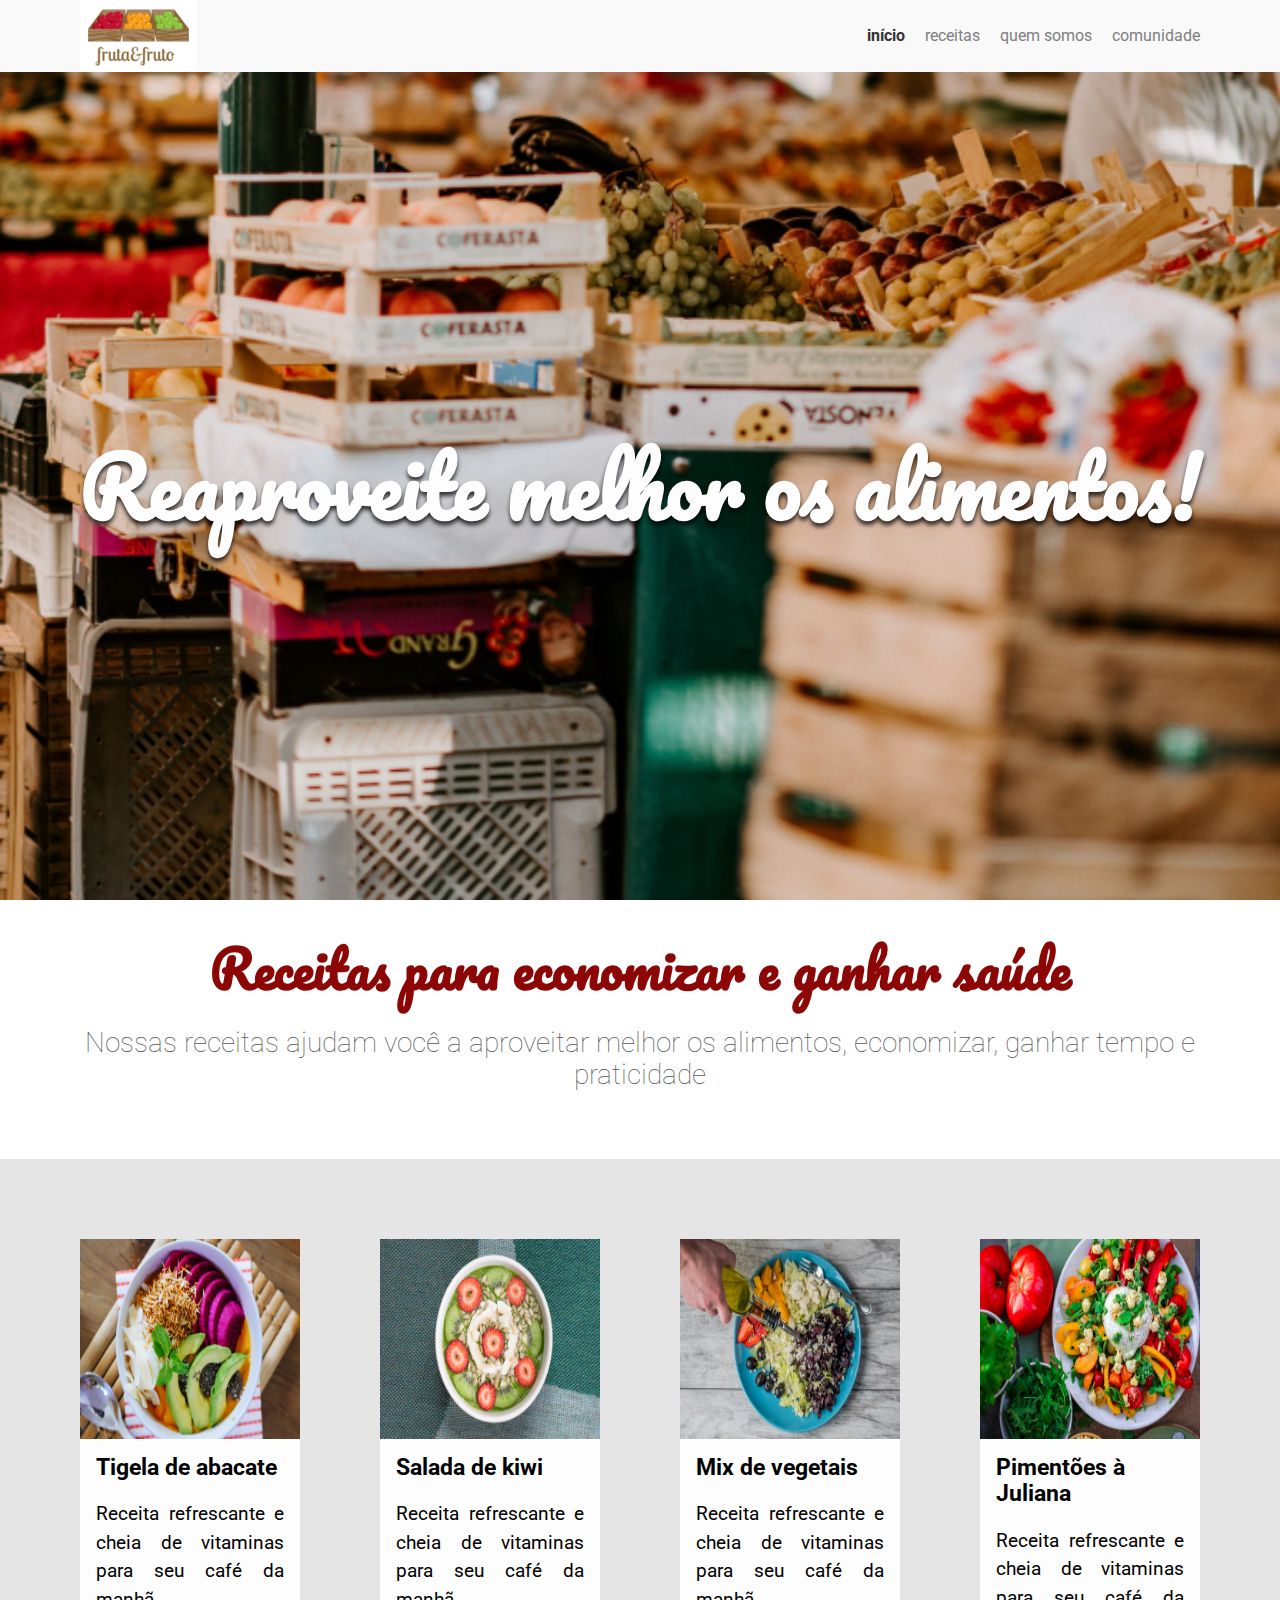
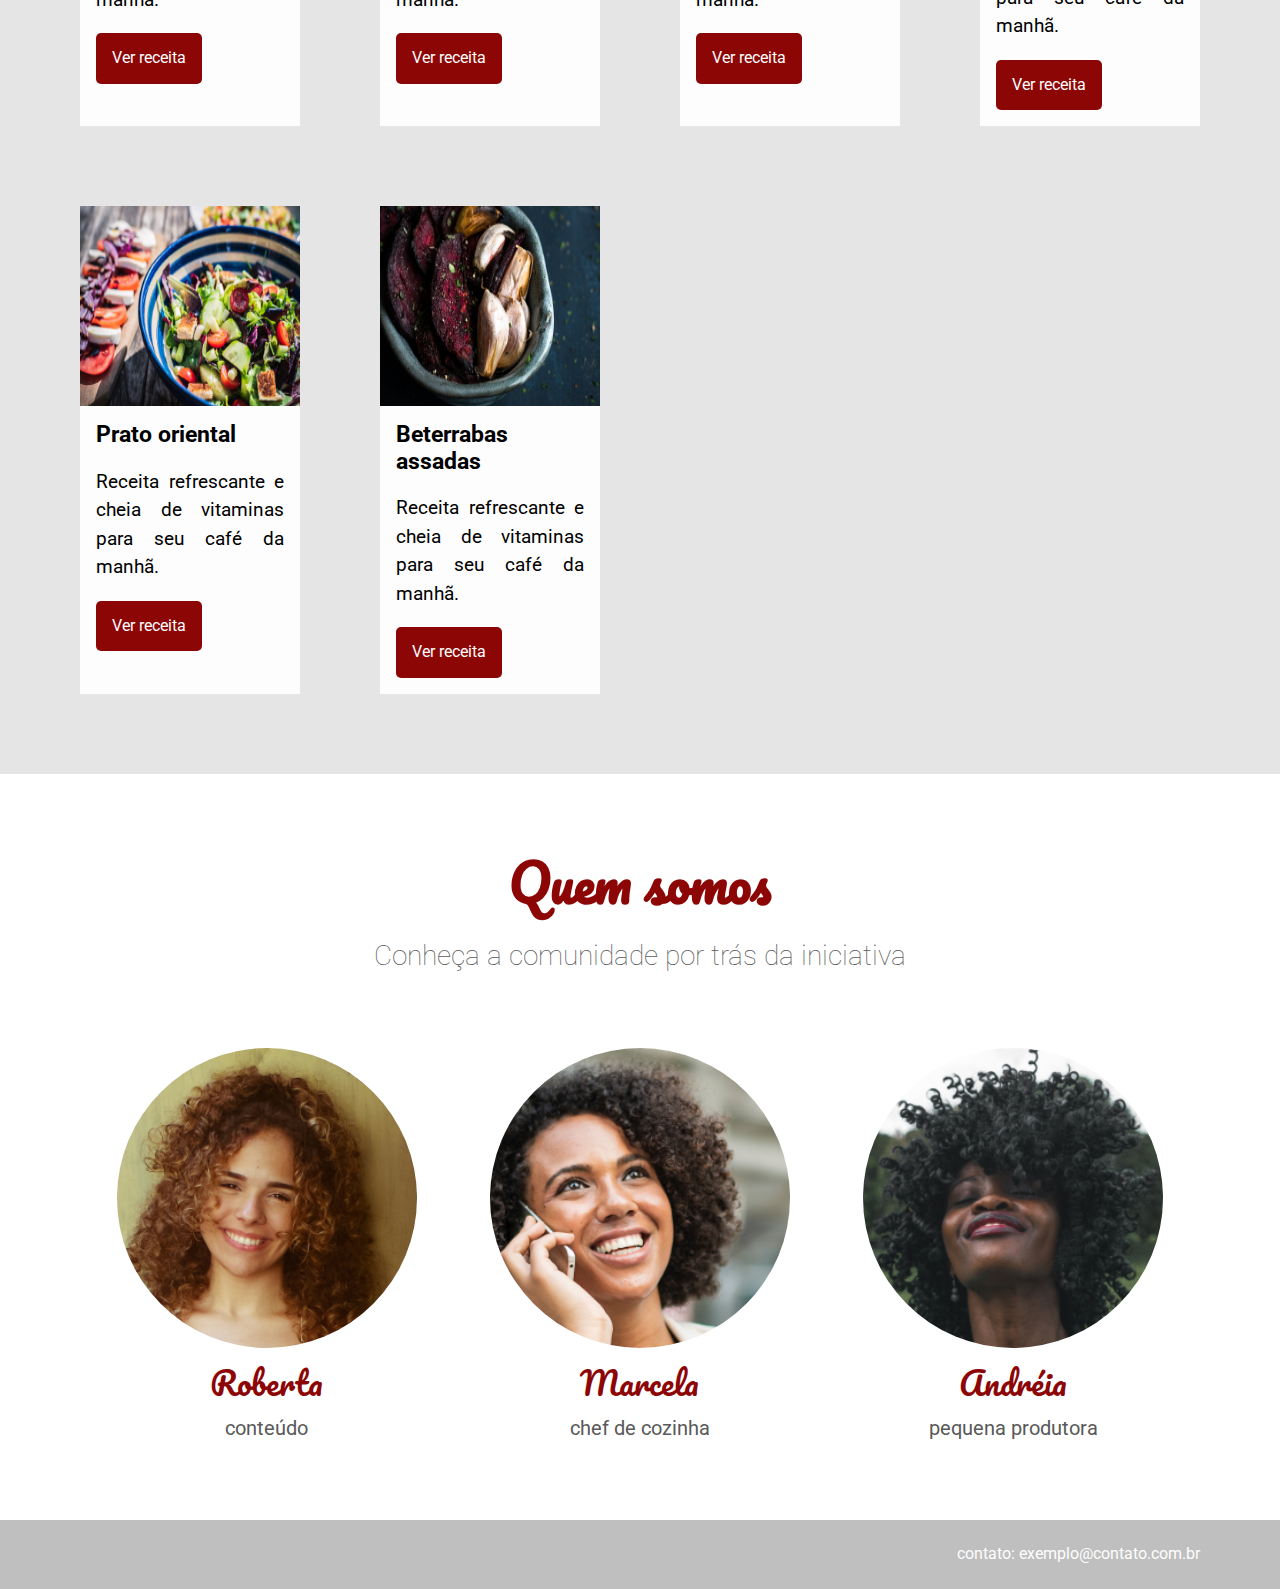
<file: arquitetura-css-assets/index.html>
<!DOCTYPE html>
<html lang="pt-BR">
    <head>
        <link href="https://fonts.googleapis.com/css?family=Pacifico|Roboto:100,300,400,500,700,900" rel="stylesheet" />
        <meta charset="UTF-8" />
        <meta name="viewport" content="width=device-width, initial-scale=1.0" />
        <meta http-equiv="X-UA-Compatible" content="ie=edge" />
        <title>Fruta & Fruto</title>
        <link href="./assets/css/normalize.css" rel="stylesheet" />
        <link href="./assets/css/reset.css" rel="stylesheet" />
        <link rel="stylesheet" href="./assets/css/cabecalho.css">
        <link rel="stylesheet" href="./assets/css/logo.css">
        <link rel="stylesheet" href="./assets/css/menu/menu-item.css">
        <link rel="stylesheet" href="./assets/css/menu/menu-link.css">
        <link rel="stylesheet" href="./assets/css/menu/menu-lista.css">
        <link rel="stylesheet" href="./assets/css/banner/banner.css">
        <link rel="stylesheet" href="./assets/css/banner/banner-imagem.css">
        <link rel="stylesheet" href="./assets/css/banner/banner-titulo.css">
        <link rel="stylesheet" href="./assets/css/sobre/sobre.css">
        <link rel="stylesheet" href="./assets/css/sobre/sobre-titulo.css">
        <link rel="stylesheet" href="./assets/css/sobre/sobre-descricao.css">
        <link rel="stylesheet" href="./assets/css/receitas.css">
        <link rel="stylesheet" href="./assets/css/receita/receita.css">
        <link rel="stylesheet" href="./assets/css/receita/receita-imagem.css">
        <link rel="stylesheet" href="./assets/css/receita/receita-titulo.css">
        <link rel="stylesheet" href="./assets/css/receita/receita-conteudo.css">
        <link rel="stylesheet" href="./assets/css/receita/receita-descricao.css">
        <link rel="stylesheet" href="./assets/css/receita/receita-botao.css">
        <link rel="stylesheet" href="./assets/css/pessoas.css">
        <link rel="stylesheet" href="./assets/css/pessoa/pessoa.css">
        <link rel="stylesheet" href="./assets/css/pessoa/pessoa-imagem.css">
        <link rel="stylesheet" href="./assets/css/pessoa/pessoa-nome.css">
        <link rel="stylesheet" href="./assets/css/pessoa/pessoa-funcao.css">
        <link rel="stylesheet" href="./assets/css/quemSomos/quemSomos.css">
        <link rel="stylesheet" href="./assets/css/quemSomos/quemSomos-titulo.css">
        <link rel="stylesheet" href="./assets/css/quemSomos/quemSomos-descricao.css">
        <link rel="stylesheet" href="./assets/css/rodape.css">
    </head>  

    <body>
        <header class="cabecalho">
            <img src="./assets/img/logo.jpg" alt="Logo, 3 caixas de frutas contendo maçãs, laranjas e possivelmente maçãs verdes e com o nome da empresa se chamando fruta e fruto" class="logo">
            
            <nav class="menu">
                <ul class="menu__lista">
                    <li class="menu__item"><a href="#" class="menu__link ativo">Início</a></li>
                    <li class="menu__item"><a href="#"  class="menu__link">Receitas</a></li>
                    <li class="menu__item"><a href="#"  class="menu__link">Quem Somos</a></li>
                    <li class="menu__item"><a href="#"  class="menu__link">Comunidade</a></li>
                </ul>
            </nav>
        </header>

        <section class="banner">
            <div class="banner__imagem"></div>
            <h1 class="banner__titulo">Reaproveite melhor os alimentos!</h1>
        </section>

        <section class="sobre">
            <h2 class="sobre__titulo">Receitas para economizar e ganhar saúde</h2>
            <p class="sobre__descricao">Nossas receitas ajudam você a aproveitar melhor os alimentos, economizar, ganhar tempo e praticidade</p>
        </section>

        <section class="receitas">
            <div class="receita">
                <img alt="Tigela de abacate" class="receita__imagem" src="./assets/img/receitas/tigela-de-abacate.jpg" />
                <div class="receita__conteudo">
                    <h4 class="receita__titulo">Tigela de abacate</h4>
                    <p class="receita__descricao">Receita refrescante e cheia de vitaminas para seu café da manhã.</p>
                    <button class="receita__botao">Ver receita</button>
                </div>
            </div>
            <div class="receita">
                <img alt="Salada de kiwi" class="receita__imagem" src="./assets/img/receitas/salada-de-kiwi.jpg" />
                <div class="receita__conteudo">
                    <h4 class="receita__titulo">Salada de kiwi</h4>
                    <p class="receita__descricao">Receita refrescante e cheia de vitaminas para seu café da manhã.</p>
                    <button class="receita__botao">Ver receita</button>
                </div>
            </div>
            <div class="receita">
                <img alt="Mix de vegetais" class="receita__imagem" src="./assets/img/receitas/mix-de-vegetais.jpg" />
                <div class="receita__conteudo">
                    <h4 class="receita__titulo">Mix de vegetais</h4>
                    <p class="receita__descricao">Receita refrescante e cheia de vitaminas para seu café da manhã.</p>
                    <button class="receita__botao">Ver receita</button>
                </div>
            </div>
            <div class="receita">
                <img alt="Pimentões à Juliana" class="receita__imagem" src="./assets/img/receitas/pimentoes-a-juliana.jpg" />
                <div class="receita__conteudo">
                    <h4 class="receita__titulo">Pimentões à Juliana</h4>
                    <p class="receita__descricao">Receita refrescante e cheia de vitaminas para seu café da manhã.</p>
                    <button class="receita__botao">Ver receita</button>
                </div>
            </div>
            <div class="receita">
                <img alt="Prato oriental" class="receita__imagem" src="./assets/img/receitas/prato-oriental.jpg" />
                <div class="receita__conteudo">
                    <h4 class="receita__titulo">Prato oriental</h4>
                    <p class="receita__descricao">Receita refrescante e cheia de vitaminas para seu café da manhã.</p>
                    <button class="receita__botao">Ver receita</button>
                </div>
            </div>
            <div class="receita">
                <img alt="Beterrabas assadas" class="receita__imagem" src="./assets/img/receitas/beterrabas-assadas.jpg" />
                <div class="receita__conteudo">
                    <h4 class="receita__titulo">Beterrabas assadas</h4>
                    <p class="receita__descricao">Receita refrescante e cheia de vitaminas para seu café da manhã.</p>
                    <button class="receita__botao">Ver receita</button>
                </div>
            </div>
        </section>

        <section class="quem-somos">
            <h3 class="quem-somos__titulo">Quem somos</h3>
            <p class="quem-somos__descricao">Conheça a comunidade por trás da iniciativa</p>
            <div class="pessoas">
                <div class="pessoa">
                    <div class="pessoa__imagem pessoa__imagem--roberta"></div>
                    <span class="pessoa__nome">Roberta</span>
                    <span class="pessoa__funcao">Conteúdo</span>
                </div>
                <div class="pessoa">
                    <div class="pessoa__imagem pessoa__imagem--marcela"></div>
                    <span class="pessoa__nome">Marcela</span>
                    <span class="pessoa__funcao">Chef de cozinha</span>
                </div>
                <div class="pessoa">
                    <div class="pessoa__imagem pessoa__imagem--andreia"></div>
                    <span class="pessoa__nome">Andréia</span>
                    <span class="pessoa__funcao">Pequena Produtora</span>
                </div>
            </div>
        </section>

        <footer class="rodape">
            Contato: exemplo@contato.com.br
        </footer>
    </body>
</html>
</file>
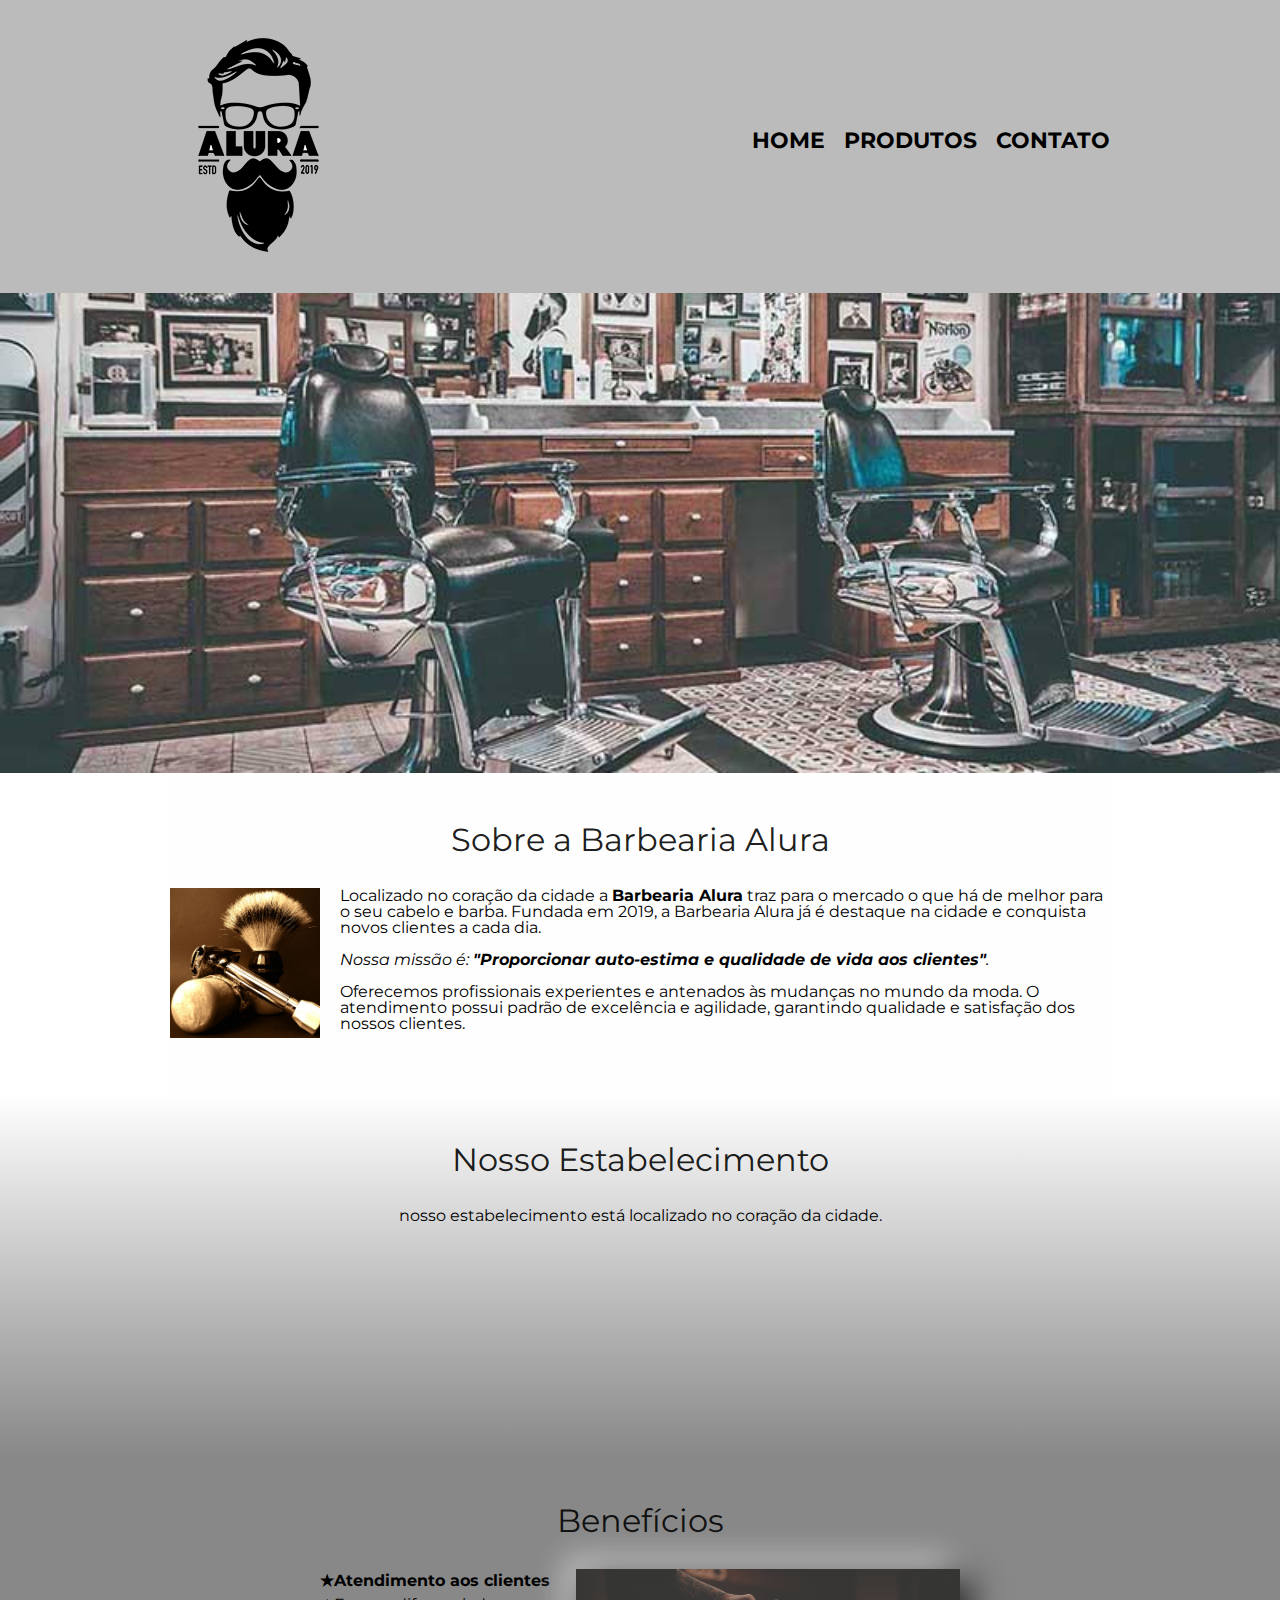
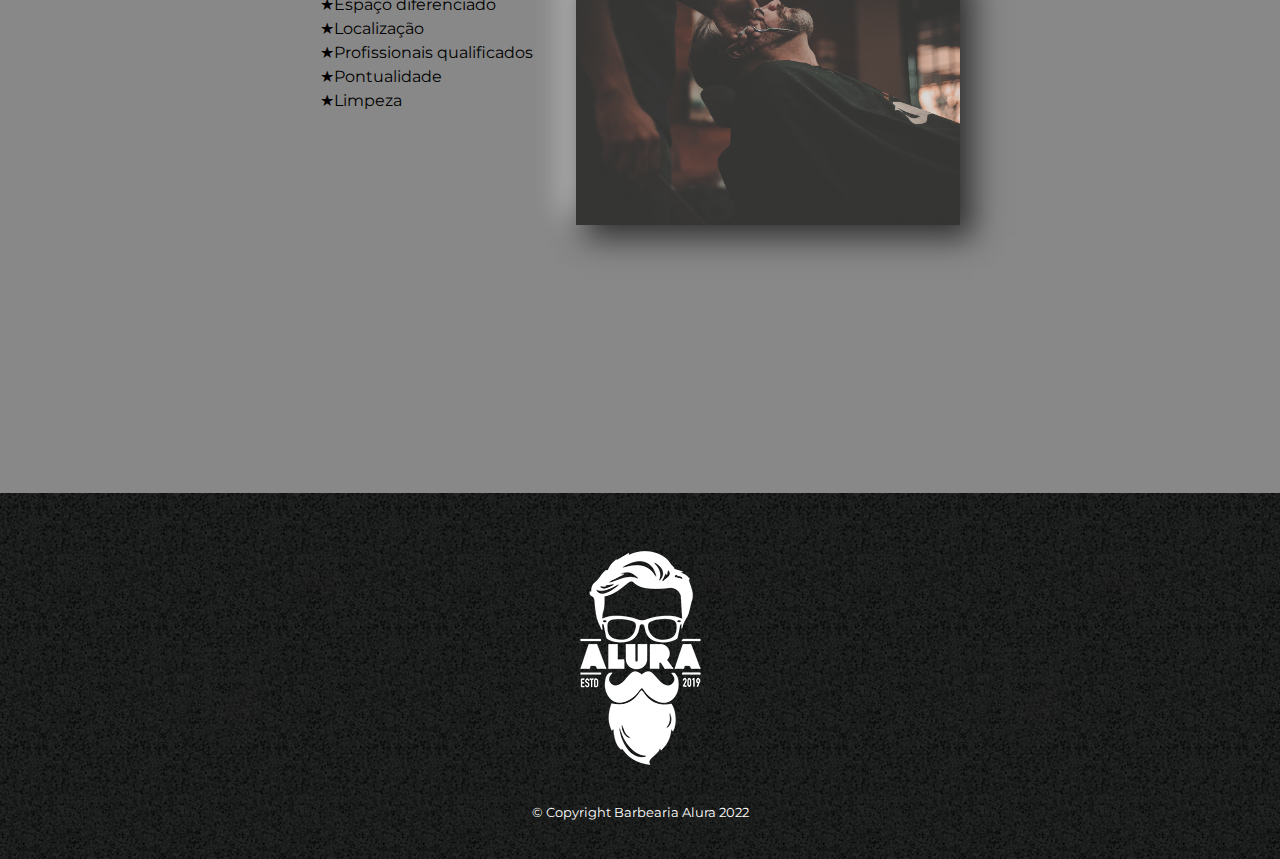
<file: Barbearia Alura/index.html>
<!DOCTYPE html>
<html lang="pt-br">
<head>
    <meta charset="UTF-8">
    <meta http-equiv="X-UA-Compatible" content="IE=edge">
    <meta name="viewport" content="width=device-width, initial-scale=1.0">
    <title>Barbearia Alura</title>

    <!-- fonts -->
    <link rel="preconnect" href="https://fonts.googleapis.com">
    <link rel="preconnect" href="https://fonts.gstatic.com" crossorigin>
    <link href="https://fonts.googleapis.com/css2?family=Montserrat:wght@400;700&display=swap" rel="stylesheet">

    <!-- reset -->
    <link rel="stylesheet" href="css/reset.css">

    <!-- Style -->
    <link rel="stylesheet" href="css/style.css">
</head>

<body>
    <header>
        <div class="box">
            <h1><img src="img/logo.png" alt=""></h1>

            <nav>
                <ul>
                    <li><a href="index.html">Home</a></li>
                    <li><a href="products.html">Produtos</a></li>
                    <li><a href="contact.html">Contato</a></li>
                </ul>
            </nav>
        </div>
        
    </header>

    <img class="banner" src="img/banner.jpg" alt="Salão de Barbearia">

    <main>
        <section class="principal">
            <h2 class="titulo-principal">Sobre a Barbearia Alura</h2>

            <img src="img/utensilios.jpg" alt="Utensilios de barbearia" class="utensilios">
    
            <p>Localizado no coração da cidade a <strong>Barbearia Alura</strong> traz para o mercado o que há de melhor para o seu cabelo e barba. Fundada em 2019, a Barbearia Alura já é destaque na cidade e conquista novos clientes a cada dia.</p> 
            <!-- Marcar o texto com itálico tag <em></em> -->
            <p id="missao"><em>Nossa missão é: <strong>"Proporcionar auto-estima e qualidade de vida aos clientes"</strong>.</em></p>
    
            <p>Oferecemos profissionais experientes e antenados às mudanças no mundo da moda. O atendimento possui padrão de excelência e agilidade, garantindo qualidade e satisfação dos nossos clientes.</p>
        </section>

        <section class="map">
            <h3 class="titulo-principal">Nosso Estabelecimento</h3>
            <p>nosso estabelecimento está localizado no coração da cidade.</p>
            <div class="map-content">
                <iframe src="https://www.google.com/maps/embed?pb=!1m18!1m12!1m3!1d14628.426224794162!2d-46.668196292187446!3d-23.5646162!2m3!1f0!2f0!3f0!3m2!1i1024!2i768!4f13.1!3m3!1m2!1s0x94ce59541c6c79c3%3A0x36b90a85f0f8cb33!2sGrupo%20Alura!5e0!3m2!1spt-BR!2sbr!4v1663268259887!5m2!1spt-BR!2sbr" width="100%" height="auto" style="border:0;" allowfullscreen="" loading="lazy" referrerpolicy="no-referrer-when-downgrade"></iframe>
            </div>
        </section>

    
        <section class="beneficios">
            <h3 class="titulo-principal">Benefícios</h3>
            
            <div class="conteudo-beneficios">
                <ul class="lista-beneficios">
                    <li class="itens">Atendimento aos clientes</li>
                    <li class="itens">Espaço diferenciado</li>
                    <li class="itens">Localização</li>
                    <li class="itens">Profissionais qualificados</li>
                    <li class="itens">Pontualidade</li>
                    <li class="itens">Limpeza</li>
                </ul><img src="img/beneficios.jpg" alt="beneficios" class="imagem-beneficios">
            </div>

            <div class="video">
                <iframe width="100%" height="auto" src="https://www.youtube.com/embed/wcVVXUV0YUY" frameborder="0" allow="accelerometer; autoplay; encrypted-media; gyroscope; picture-in-picture" allowfullscreen></iframe>
            </div>
        </section>
    </main>
    

    <footer>
        <img src="img/logo-branco.png" alt="">
        <p class="copyright">&copy; Copyright Barbearia Alura 2022</p>
    </footer>
</body>
</html>
</file>
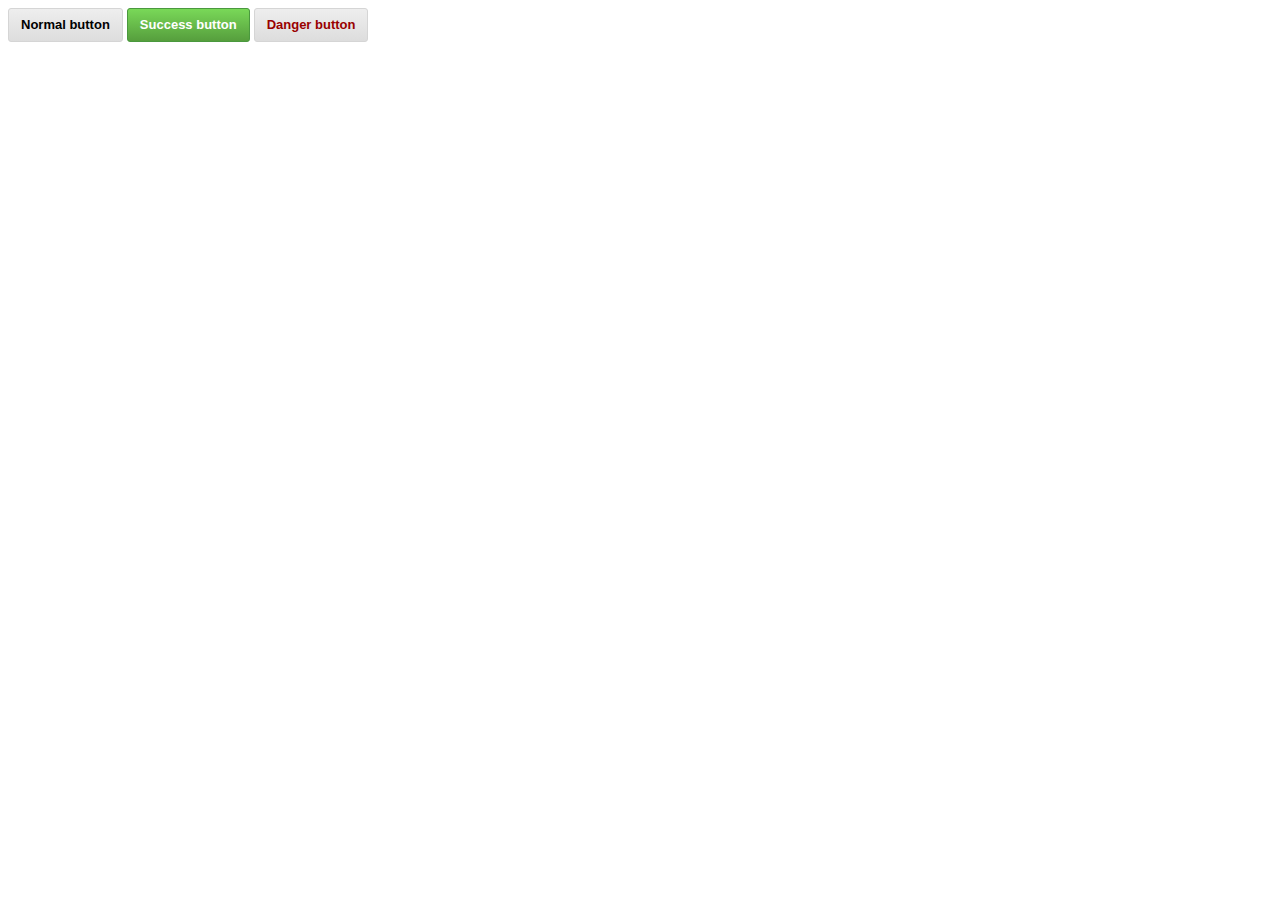
<file: Estudos  Aleatórios/index.html>
<!DOCTYPE html>
<html lang="pt-br">
<head>
    <meta charset="UTF-8">
    <meta http-equiv="X-UA-Compatible" content="IE=edge">
    <meta name="viewport" content="width=device-width, initial-scale=1.0">
    <title>BEM</title>
    <link rel="stylesheet" href="style.css">
</head>
<body>
    <button class="button">
        Normal button
    </button>
    <button class="button button--state-success">
        Success button
    </button>
    <button class="button button--state-danger">
        Danger button
    </button>
</body>
</html>
</file>
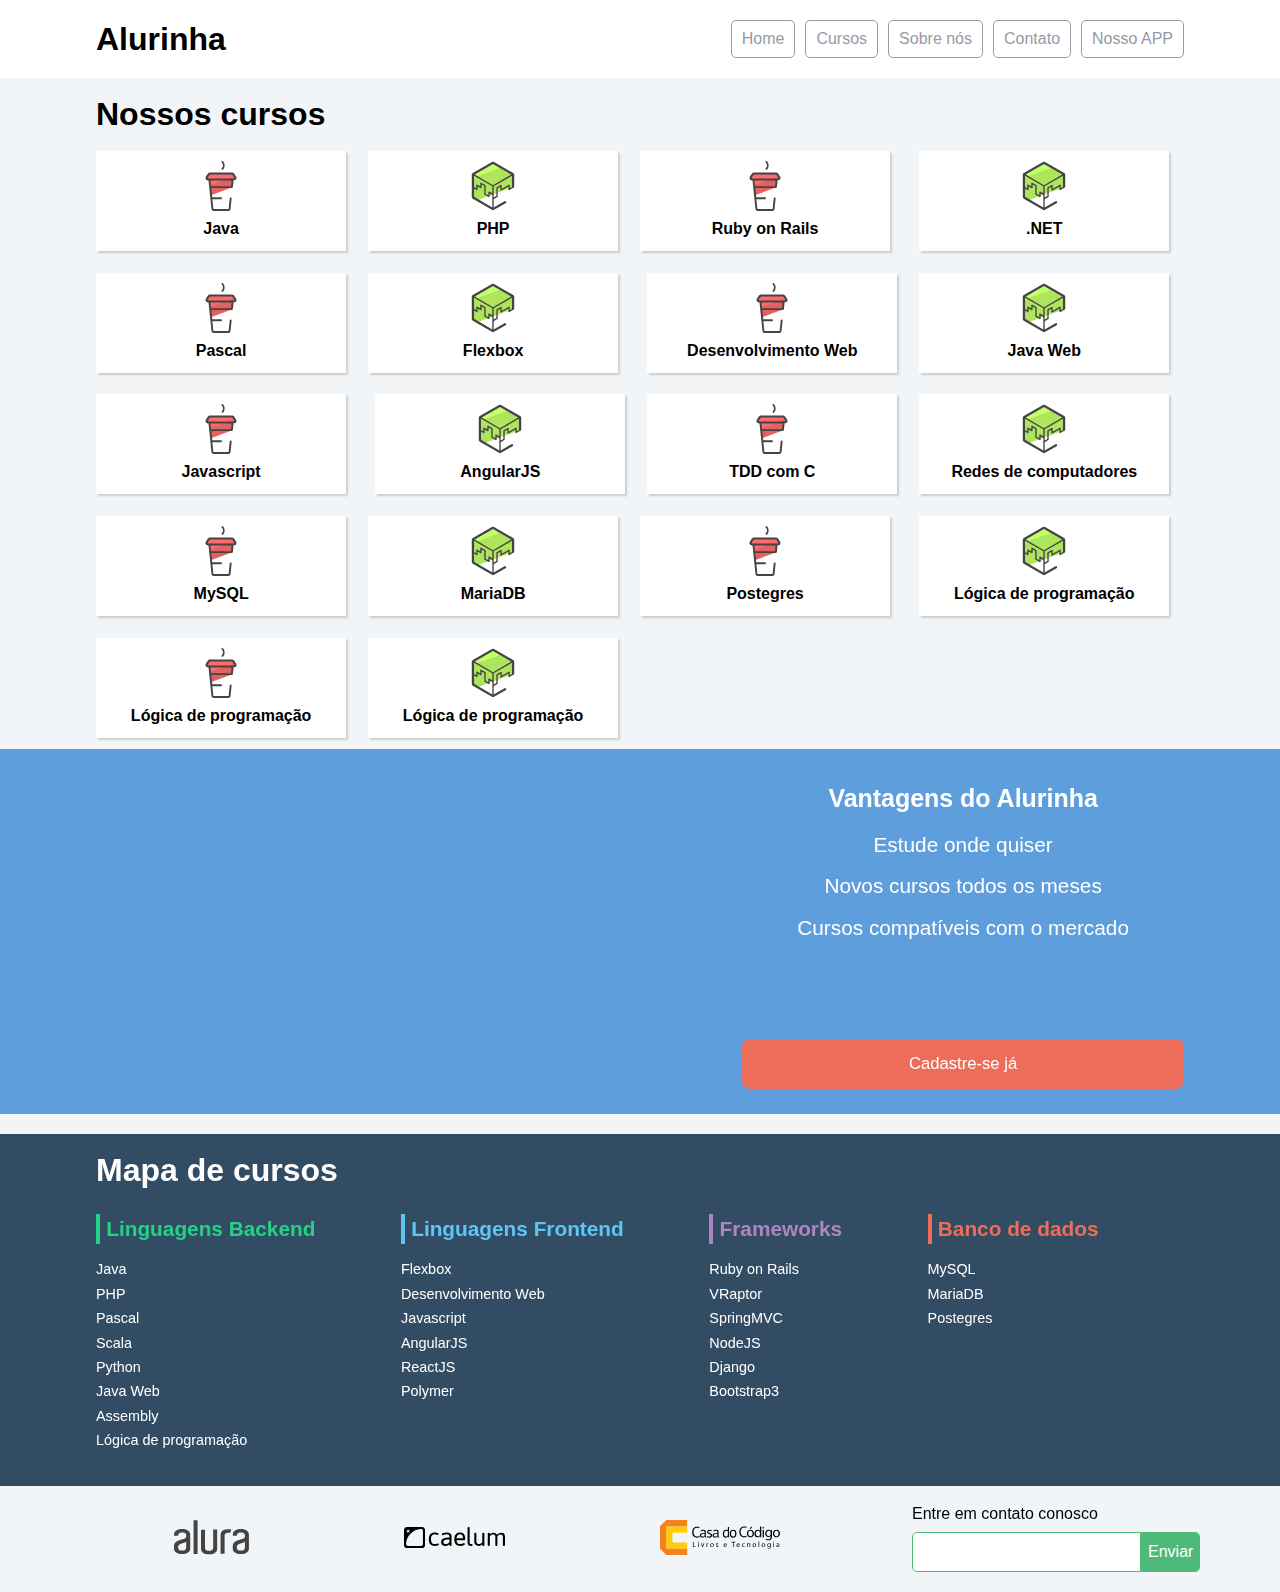
<file: posicione-elementos-com-flexbox/index.html>
<!doctype html>
<html>
<head>
	<meta charset="utf-8">
	<meta name="viewport" content="width=device-width, initial-scale=1">
	<title>Alurinha | Cursos online</title>
	<link rel="stylesheet" href="css/reset.css">
	<link rel="stylesheet" href="css/style.css">
	<link rel="stylesheet" href="css/flexbox.css">
</head>
<body>
	
	<header class="cabecalhoPrincipal">
		<div class="container">
			<h1 class="cabecalhoPrincipal-titulo">
				<a href="#">Alurinha</a>
			</h1>
			
			<nav class="cabecalhoPrincipal-nav">
				<a class="cabecalhoPrincipal-nav-link" href="#">Home</a>
				<a class="cabecalhoPrincipal-nav-link" href="#">Cursos</a>
				<a class="cabecalhoPrincipal-nav-link" href="#">Sobre nós</a>
				<a class="cabecalhoPrincipal-nav-link" href="#">Contato</a>
				<a class="cabecalhoPrincipal-nav-link cabecalhoPrincipal-nav-link-app" href="#">Nosso APP</a>
			</nav>
		</div>
		
	</header>
	
	<main class="conteudoPrincipal">
		<div class="container">
			<h2 class="subtitulo">Nossos cursos</h2>
			
			<nav>
				<ul class="conteudoPrincipal-cursos">
					<li class="conteudoPrincipal-cursos-link"><a href="#">Java</a></li>
					<li class="conteudoPrincipal-cursos-link"><a href="#">PHP</a></li>
					<li class="conteudoPrincipal-cursos-link"><a href="#">Ruby on Rails</a></li>
					<li class="conteudoPrincipal-cursos-link"><a href="#">.NET</a></li>
					<li class="conteudoPrincipal-cursos-link"><a href="#">Pascal</a></li>
					<li class="conteudoPrincipal-cursos-link"><a href="#">Flexbox</a></li>
					<li class="conteudoPrincipal-cursos-link"><a href="#">Desenvolvimento Web</a></li>
					<li class="conteudoPrincipal-cursos-link"><a href="#">Java Web</a></li>
					<li class="conteudoPrincipal-cursos-link"><a href="#">Javascript</a></li>
					<li class="conteudoPrincipal-cursos-link"><a href="#">AngularJS</a></li>
					<li class="conteudoPrincipal-cursos-link"><a href="#">TDD com C</a></li>
					<li class="conteudoPrincipal-cursos-link"><a href="#">Redes de computadores</a></li>
					<li class="conteudoPrincipal-cursos-link"><a href="#">MySQL</a></li>
					<li class="conteudoPrincipal-cursos-link"><a href="#">MariaDB</a></li>
					<li class="conteudoPrincipal-cursos-link"><a href="#">Postegres</a></li>
					<li class="conteudoPrincipal-cursos-link"><a href="#">Lógica de programação</a></li>
					<li class="conteudoPrincipal-cursos-link"><a href="#">Lógica de programação</a></li>
					<li class="conteudoPrincipal-cursos-link"><a href="#">Lógica de programação</a></li>
				</ul>
			</nav>
		</div>
		
		<section class="videoSobre">
			<div class="container">
				<iframe class="videoSobre-video" width="560" height="315" src="https://www.youtube.com/embed/bIlOsJzBVaY?list=PLh2Y_pKOa4UcF1BYPJR3EIMRi3nWAUxIp" frameborder="0" allowfullscreen></iframe>
				
				<div class="videoSobre-sobre">
					<h2 class="videoSobre-sobre-title">Vantagens do Alurinha</h2>
					<ul class="videoSobre-sobre-list">
						<li class="videoSobre-sobre-item">Estude onde quiser</li>
						<li class="videoSobre-sobre-item">Novos cursos todos os meses</li>
						<li class="videoSobre-sobre-item">Cursos compatíveis com o mercado</li>
					</ul>
					<button class="videoSobre-button">Cadastre-se já</button>
				</div>
			</div>
		</section>
		
	</main>
	
	<footer class="rodapePrincipal">
		<div class="container">
			
			<section class="rodapePrincipal-navMap">
				<h3 class="subtitulo">Mapa de cursos</h3>
				<nav class="rodapePrincipal-navMap-list">
					
					<h4 class="navmap-list-title navmap-list-title-backend">Linguagens Backend</h4>
					<a class="rodapePrincipal-navMap-link" href="#">Java</a>
					<a class="rodapePrincipal-navMap-link" href="#">PHP</a>
					<a class="rodapePrincipal-navMap-link" href="#">Pascal</a>
					<a class="rodapePrincipal-navMap-link" href="#">Scala</a>
					<a class="rodapePrincipal-navMap-link" href="#">Python</a>
					<a class="rodapePrincipal-navMap-link" href="#">Java Web</a>
					<a class="rodapePrincipal-navMap-link" href="#">Assembly</a>
					<a class="rodapePrincipal-navMap-link" href="#">Lógica de programação</a>
					
					<h4 class="navmap-list-title navmap-list-title-frontend">Linguagens Frontend</h4>
					<a class="rodapePrincipal-navMap-link" href="#">Flexbox</a>
					<a class="rodapePrincipal-navMap-link" href="#">Desenvolvimento Web</a>
					<a class="rodapePrincipal-navMap-link" href="#">Javascript</a>
					<a class="rodapePrincipal-navMap-link" href="#">AngularJS</a>
					<a class="rodapePrincipal-navMap-link" href="#">ReactJS</a>
					<a class="rodapePrincipal-navMap-link" href="#">Polymer</a>
					
					<h4 class="navmap-list-title navmap-list-title-framework">Frameworks</h4>
					<a class="rodapePrincipal-navMap-link" href="#">Ruby on Rails</a>
					<a class="rodapePrincipal-navMap-link" href="#">VRaptor</a>
					<a class="rodapePrincipal-navMap-link" href="#">SpringMVC</a>
					<a class="rodapePrincipal-navMap-link" href="#">NodeJS</a>
					<a class="rodapePrincipal-navMap-link" href="#">Django</a>
					<a class="rodapePrincipal-navMap-link" href="#">Bootstrap3</a>
					
					<h4 class="navmap-list-title navmap-list-title-bancoDeDados">Banco de dados</h4>
					<a class="rodapePrincipal-navMap-link" href="#">MySQL</a>
					<a class="rodapePrincipal-navMap-link" href="#">MariaDB</a>
					<a class="rodapePrincipal-navMap-link" href="#">Postegres</a>
					
				</nav>
			</section>
			
		</div>
		
		<section class="rodapePrincipal-patrocinadores">
			<div class="container">
				<ul class="rodapePrincipal-patrocinadores-list">
					<li>
						<a class="rodapePrincipal-patrocinadores-list-link patrocinadores-list-link-alura" href="#">
							<img src="img/logos/alura.svg" alt="Logo da Alura">
						</a>
					</li>
					<li>
						<a class="rodapePrincipal-patrocinadores-list-link patrocinadores-list-link-caelum" href="#">
							<img src="img/logos/caelum.svg" alt="Logo da Caelum">
						</a>
					</li>
					<li>
						<a class="rodapePrincipal-patrocinadores-list-link patrocinadores-list-link-casaDoCodigo" href="#">
							<img src="img/logos/cdc.svg" alt="Logo da Casa do Código">
						</a>
					</li>
				</ul>
				<form class="rodapePrincipal-contatoForm" action="#">
					<fieldset>
						<legend class="rodapePrincipal-contatoForm-legend" for="email-contato">Entre em contato conosco</legend>
						<div class="rodapePrincipal-contatoForm-fieldset"> 
							<input class="rodapePrincipal-contatoForm-emailInput" type="email" name="email-contato" id="email-contato">
							<button class="rodapePrincipal-contatoForm-submit" type="submit">Enviar</button>
						</div>
					</fieldset>
				</form>
			</div>
		</section>
	</footer>
	
</body>
</html>
</file>
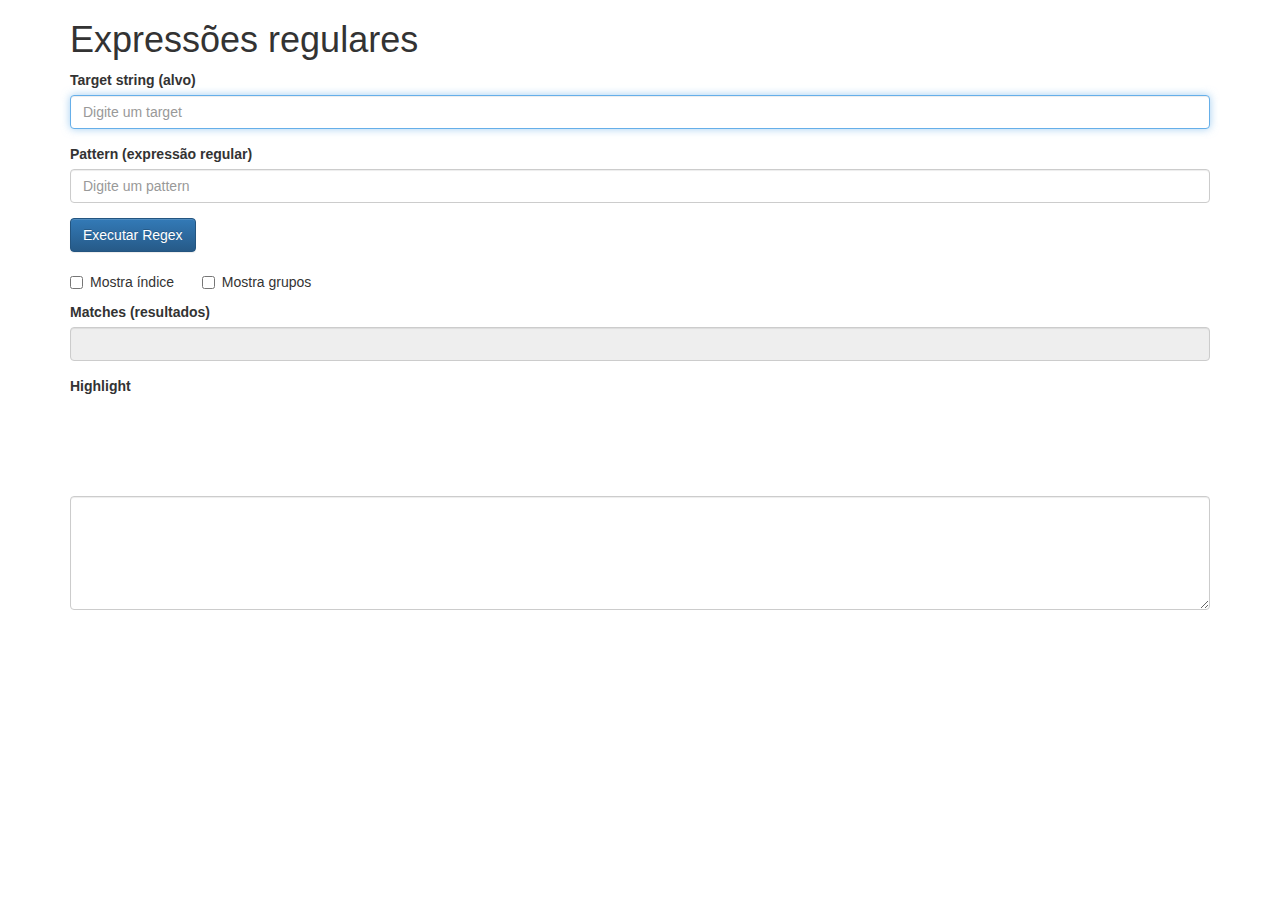
<file: regex/index.html>
<!DOCTYPE html>
<html>
<head>
    <meta charset="UTF-8">
    <title>Alura - Expressões regulares</title>
    <link rel="stylesheet" href="css/bootstrap.css">
    <link rel="stylesheet" href="css/bootstrap-theme.css"> 
</head>

<body class="container">
    
    <h1 class="text-left">Expressões regulares</h1>
    
    <form class="form" >
        
        <div class="form-group">
            <label for="target">Target string (alvo)</label>
            <input type="text" id="target" class="form-control" value="" autocomplete="off" required autofocus placeholder="Digite um target" />        
        </div>    
        
        <div class="form-group">
            <label for="pattern">Pattern (expressão regular)</label>
            <input type="text" id="pattern" class="form-control" value="" autocomplete="off" required  placeholder="Digite um pattern"/>
        </div>

        <div class="form-group">                
            <button class="btn btn-primary" onclick="executa(event)">Executar Regex</button>
        </div>

        <div class="checkbox">
            <label><input type="checkbox" id="mostraIndex" value="true" />Mostra índice </label>
            <label></label>
            <label><input type="checkbox" id="mostraGrupos" value="true" />Mostra grupos </label>
        </div>

        <div class="form-group">
            <label for="resultado" id="labelResultados">Matches (resultados)</label>
            <input type="text" id="resultado" class="form-control" value="" readonly />
        </div>

        <div class="form-group">
            <label for="resultado" id="labelHighlight">Highlight</label>
            <div id="highlightText" style="font-size:30px;"></div>
        </div>
        
    </form>

    <br />
    <br />
    <br />
    <br />

    <div class="form-group">

      <textarea class="form-control" rows="5" id="comment"></textarea>

    </div>
   <br />

    <script src="js/regex.js"></script>
    </body>
</html>
</file>
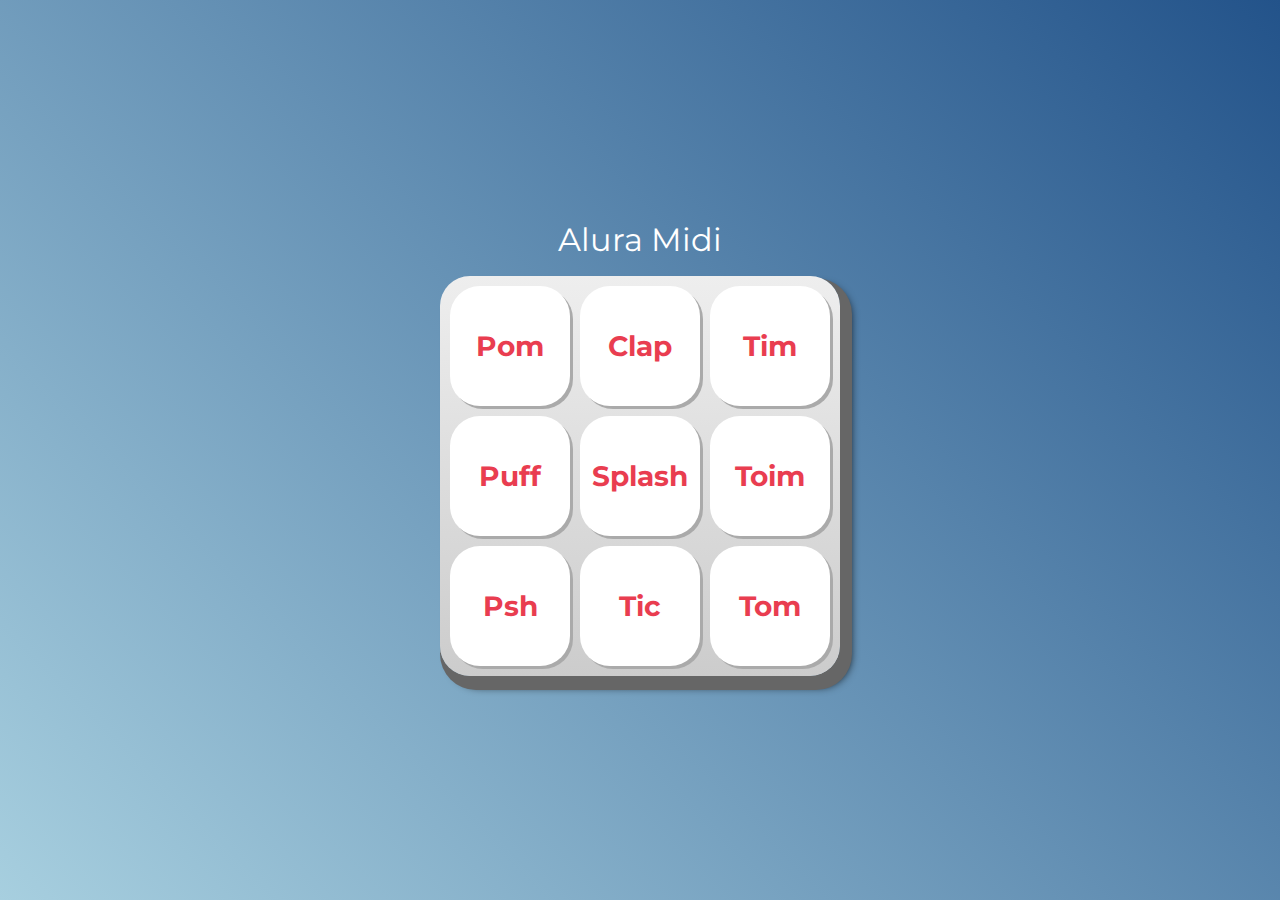
<file: Aluramidi/Projeto da aula/index.html>
<!DOCTYPE html>
<html lang="pt-BR">
<head>
    <meta charset="UTF-8">
    <meta http-equiv="X-UA-Compatible" content="IE=edge">
    <meta name="viewport" content="width=device-width, initial-scale=1.0">

    <title>Alura MIDI</title>

    <link rel="preconnect" href="https://fonts.googleapis.com">
    <link rel="preconnect" href="https://fonts.gstatic.com" crossorigin>
    <link href="https://fonts.googleapis.com/css2?family=Montserrat:wght@500;600&display=swap" rel="stylesheet">

    <link rel="icon" type="image/png" href="images/bateria.png">
    <link rel="stylesheet" href="css/reset.css">
    <link rel="stylesheet" href="css/estilos.css">

</head>
<body>

    <h1>Alura Midi</h1>

    <section class="teclado">
        <button class="tecla tecla_pom">Pom</button>
        <button class="tecla tecla_clap">Clap</button>
        <button class="tecla tecla_tim">Tim</button>

        <button class="tecla tecla_puff">Puff</button>
        <button class="tecla tecla_splash">Splash</button>
        <button class="tecla tecla_toim">Toim</button>

        <button class="tecla tecla_psh">Psh</button>
        <button class="tecla tecla_tic">Tic</button>
        <button class="tecla tecla_tom">Tom</button>
    </section>

    <audio src="sounds/keyq.wav" id="som_tecla_pom"></audio>
    <audio src="sounds/keyw.wav" id="som_tecla_clap"></audio>
    <audio src="sounds/keye.wav" id="som_tecla_tim"></audio>
    <audio src="sounds/keya.wav" id="som_tecla_puff"></audio>
    <audio src="sounds/keys.wav" id="som_tecla_splash"></audio>
    <audio src="sounds/keyd.wav" id="som_tecla_toim"></audio>
    <audio src="sounds/keyz.wav" id="som_tecla_psh"></audio>
    <audio src="sounds/keyx.wav" id="som_tecla_tic"></audio>
    <audio src="sounds/keyc.wav" id="som_tecla_tom"></audio>

    <script src="main.js"></script>
</body>
</html>
</file>
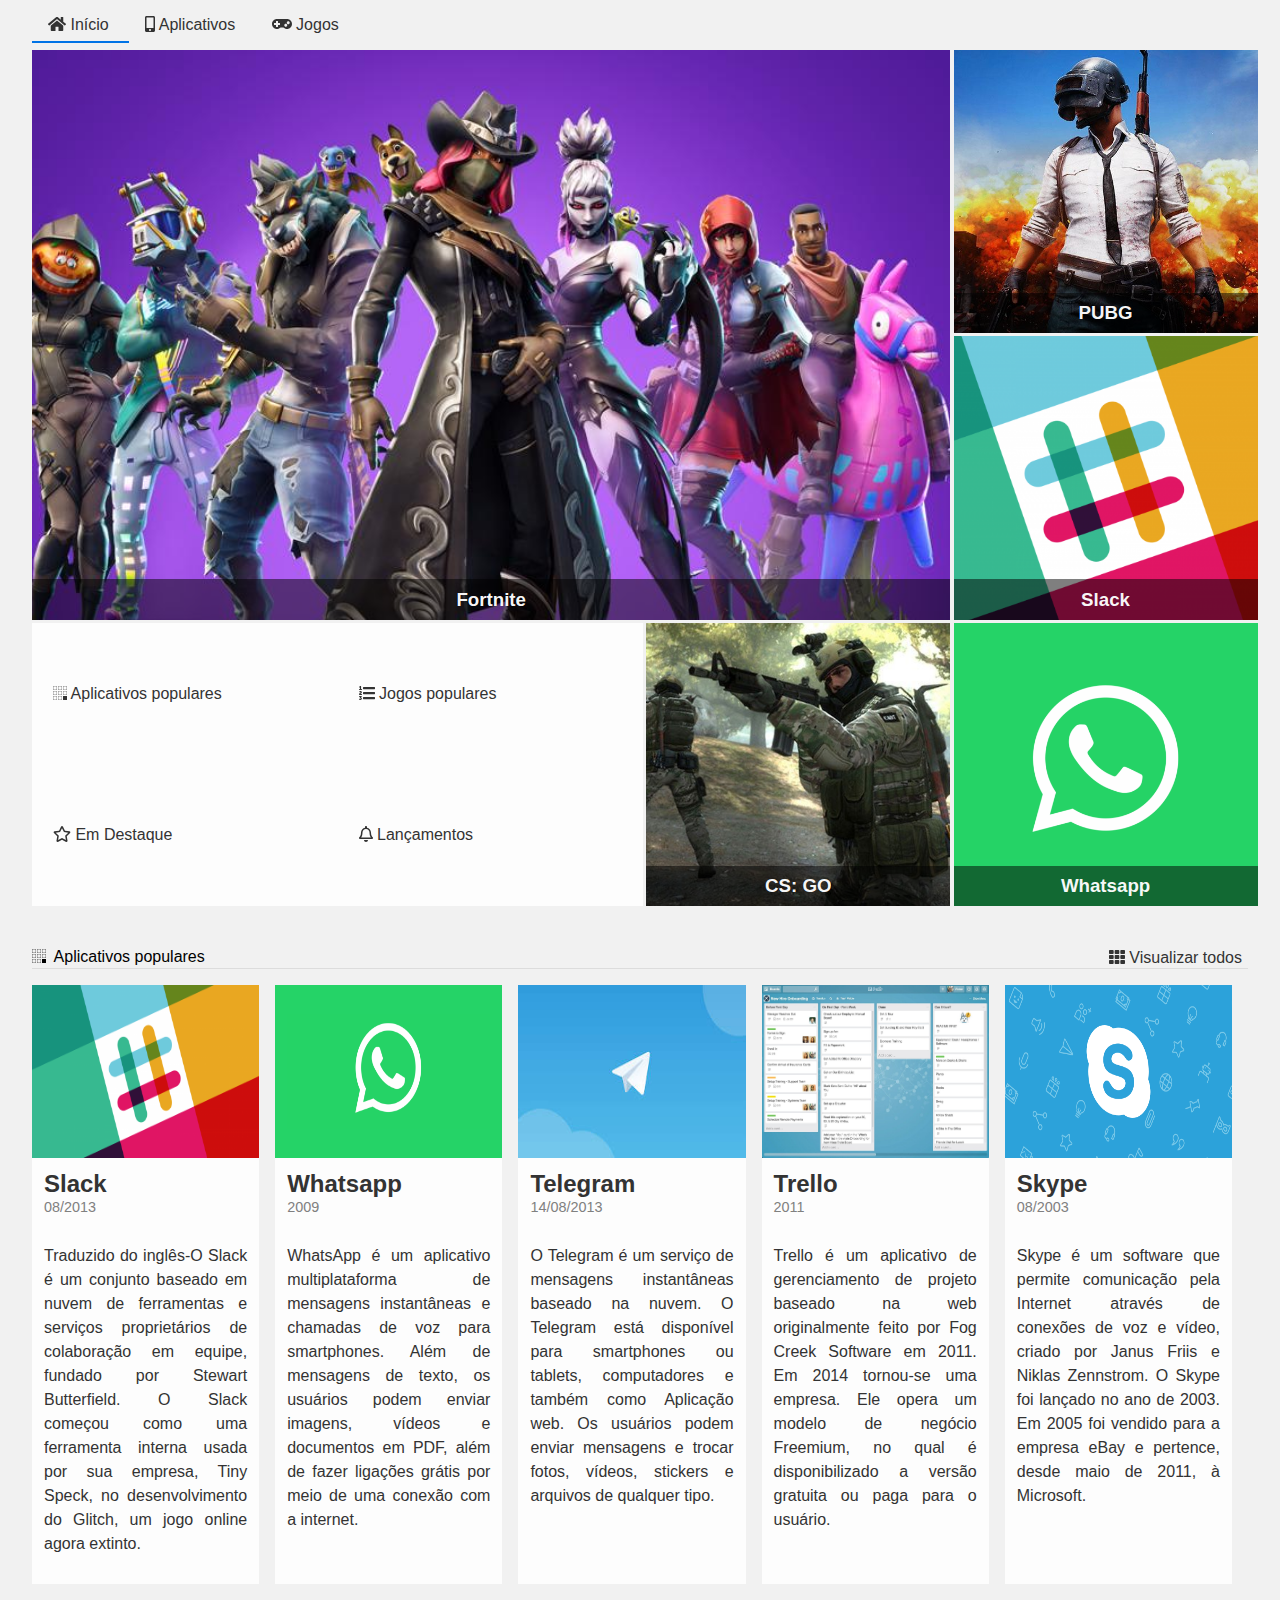
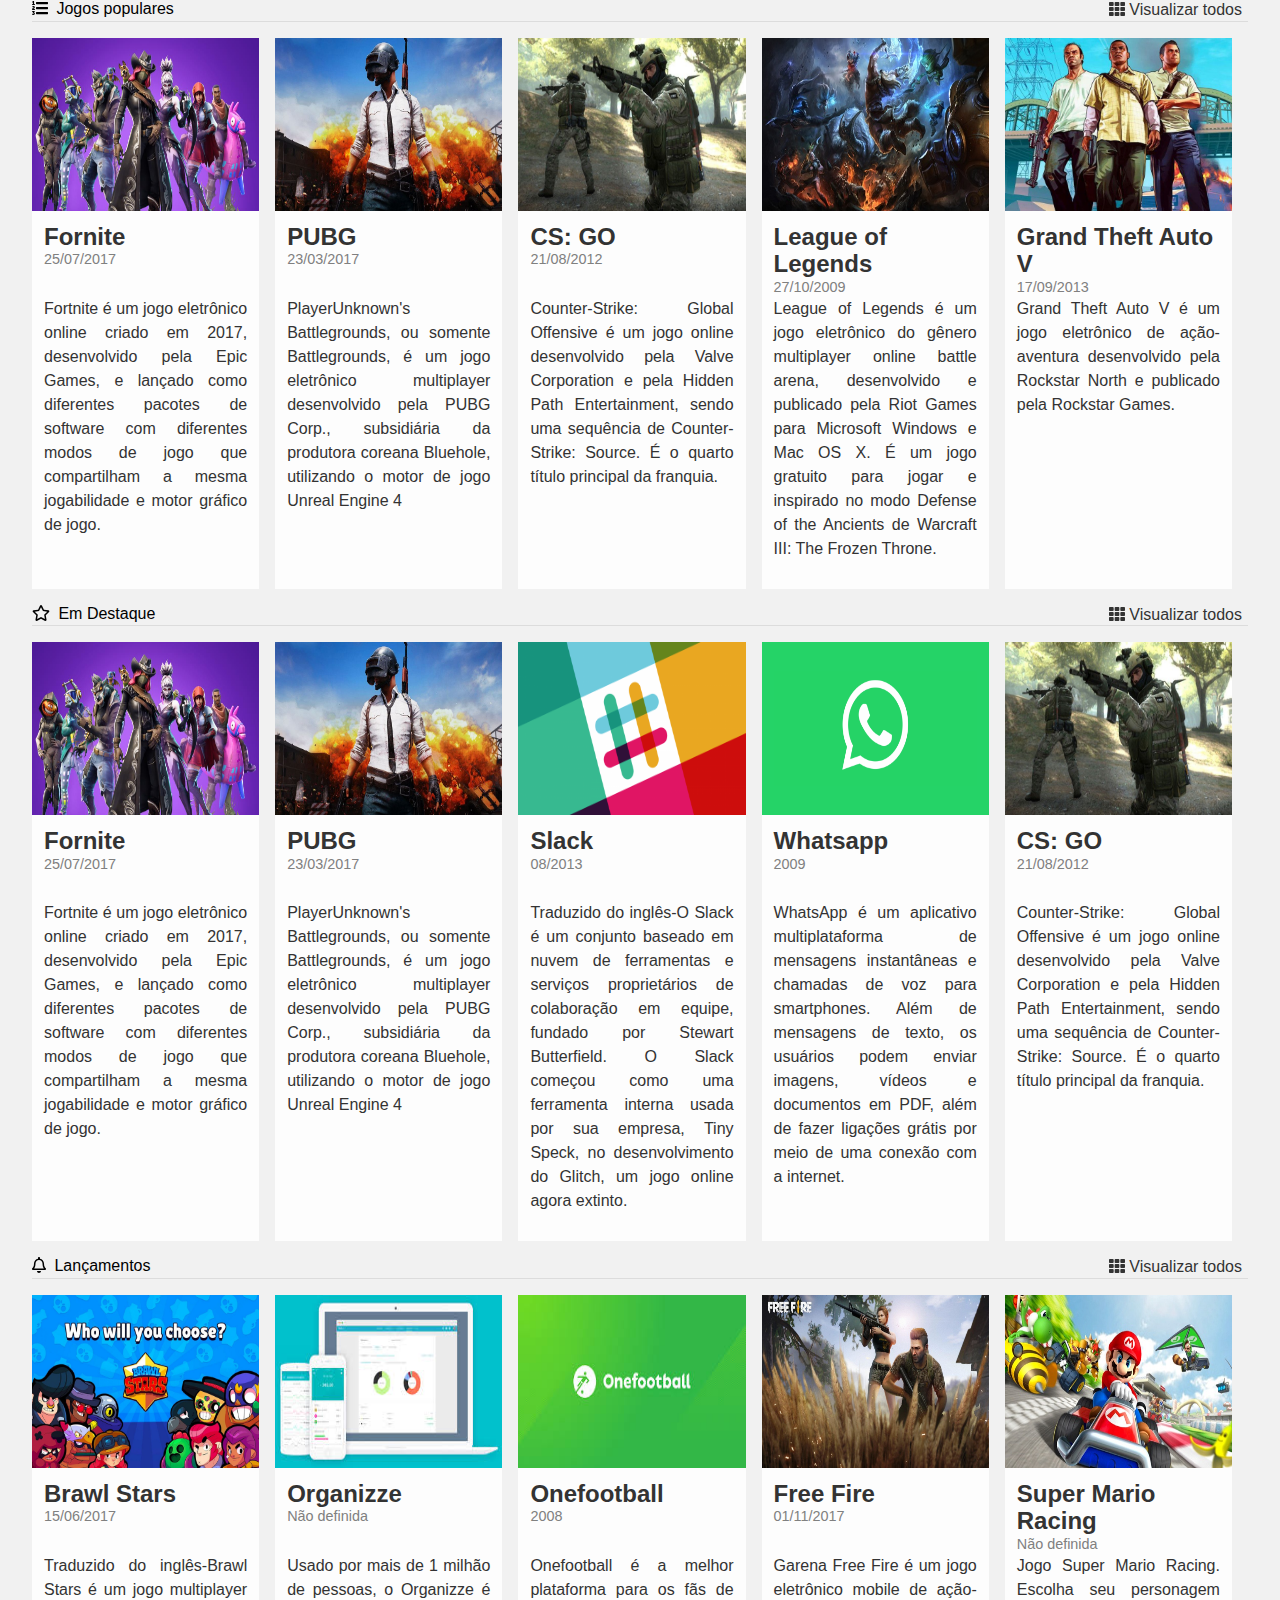
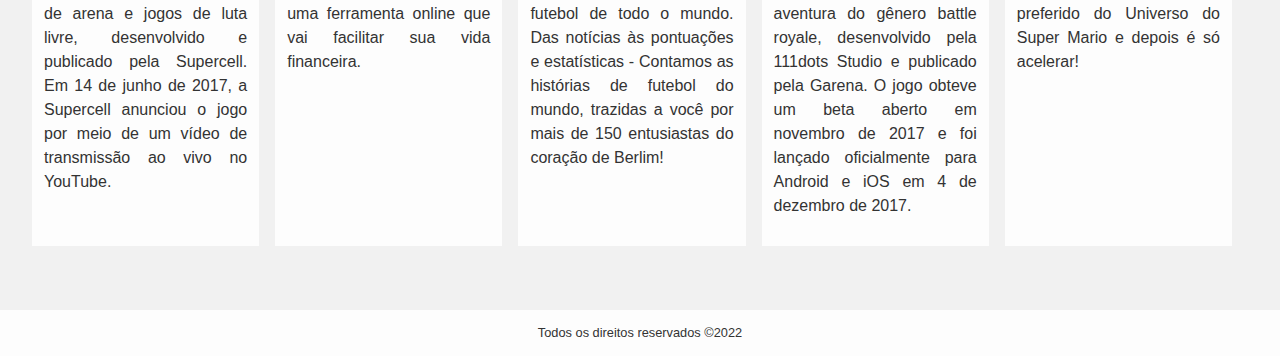
<file: Projeto Inicial Grid Layout/alura-store/index.html>
<!DOCTYPE html>
<html lang="en">
<head>
    <meta charset="UTF-8">
    <meta name="viewport" content="width=device-width, initial-scale=1.0">
    <meta http-equiv="X-UA-Compatible" content="ie=edge">
    <title>Alura Store | Baixe nossos aplicativos e jogos</title>
    <link href="./assets/css/normalize.css" rel="stylesheet">
    <link href="./assets/css/reset.css" rel="stylesheet">
    <link href="./assets/css/style.css" rel="stylesheet">
    <link rel="stylesheet" href="./assets/css/destaques.css">
    <link rel="stylesheet" href="./assets/css/populares.css">
    <link rel="stylesheet" href="./assets/css/menu.css">
    <link rel="stylesheet" href="./assets/css/responsivo.css">
</head>
<body class="app">
    <header class="cabecalho">
        <nav class="menu">
            <ul class="menu__lista">
                <li class="menu__item">
                    <a class="menu__link ativo" href="#">
                        <i class="fas fa-home"></i>
                        Início
                    </a>
                    <a class="menu__link" href="#">
                        <i class="fas fa-mobile-alt"></i>
                        Aplicativos</a>
                    <a class="menu__link" href="#">
                        <i class="fas fa-gamepad"></i>
                        Jogos
                    </a>
                </li>
            </ul>
        </nav>
    </header>
    <main class="conteudo">
        <section class="destaques">
            <div class="destaques__principal caixa">
                <h3 class="destaques__titulo">Fortnite</h3>
            </div>
            <div class="destaques__secundario caixa">
                <h3 class="destaques__titulo">PUBG</h3>
            </div>
            <div class="destaques__secundario caixa">
                <h3 class="destaques__titulo">Slack</h3>
            </div>
            <div class="destaques__secundario caixa">
                <h3 class="destaques__titulo">Whatsapp</h3>
            </div>
            <div class="destaques__secundario caixa">
                <h3 class="destaques__titulo">CS: GO</h3>
            </div>
            <div class="destaques__categorias">
                <ul class="destaques__categorias___lista">
                    <li class="destaques__categorias___item">
                        <a class="destaques__categorias___link" href="#">
                            <i class="destaques__categorias___icone fab fa-buromobelexperte"></i>
                            Aplicativos populares
                        </a>
                    </li>
                    <li class="destaques__categorias___item">
                        <a class="destaques__categorias___link" href="#">
                            <i class="fas fa-list-ol"></i>
                            Jogos populares
                        </a>
                    </li>
                    <li class="destaques__categorias___item">
                        <a class="destaques__categorias___link" href="#">
                            <i class="far fa-star"></i>
                            Em Destaque
                        </a>
                    </li>
                    <li class="destaques__categorias___item">
                        <a class="destaques__categorias___link" href="#">
                            <i class="far fa-bell"></i>
                            Lançamentos
                        </a>
                    </li>
                </ul>
            </div>
        </section>
        <section class="populares">
            <div class="populares__itens">
                <div class="populares__info">
                    <div class="populares__cabecalho">
                        <h4 class="populares__titulo">
                            <i class="populares__icone fab fa-buromobelexperte"></i>
                            Aplicativos populares
                        </h4>
                        <button class="populares__botao">
                            <i class="fas fa-th"></i>
                            Visualizar todos
                        </button>
                    </div>
                </div>
                <div class="populares__conteudo">
                    <div class="populares__card">
                        <img class="populares__card___imagem" src="./assets/img/slack.png">
                        <div class="populares__card___corpo">
                            <div class="populares__card___cabecalho">
                                <h5 class="populares__card___titulo">Slack</h5>
                                <time class="populares__card___data" datetime="2013-08-01">08/2013</time>
                            </div>
                            <div class="populares__card___descricao">
                                Traduzido do inglês-O Slack é um conjunto baseado em nuvem de ferramentas e serviços proprietários de colaboração em equipe, fundado por Stewart Butterfield. O Slack começou como uma ferramenta interna usada por sua empresa, Tiny Speck, no desenvolvimento do Glitch, um jogo online agora extinto.
                            </div>
                        </div>
                    </div>
                    <div class="populares__card">
                        <img class="populares__card___imagem" src="./assets/img/whatsapp.png">
                        <div class="populares__card___corpo">
                            <div class="populares__card___cabecalho">
                                <h5 class="populares__card___titulo">Whatsapp</h5>
                                <time class="populares__card___data" datetime="20090-01-01">2009</time>
                            </div>
                            <div class="populares__card___descricao">
                                WhatsApp é um aplicativo multiplataforma de mensagens instantâneas e chamadas de voz para smartphones. Além de mensagens de texto, os usuários podem enviar imagens, vídeos e documentos em PDF, além de fazer ligações grátis por meio de uma conexão com a internet.
                            </div>
                        </div>
                    </div>
                    <div class="populares__card">
                        <img class="populares__card___imagem" src="./assets/img/telegram.jpeg">
                        <div class="populares__card___corpo">
                            <div class="populares__card___cabecalho">
                                <h5 class="populares__card___titulo">Telegram</h5>
                                <time class="populares__card___data" datetime="2013-08-14">14/08/2013</time>
                            </div>
                            <div class="populares__card___descricao">
                                O Telegram é um serviço de mensagens instantâneas baseado na nuvem. O Telegram está disponível para smartphones ou tablets, computadores e também como Aplicação web. Os usuários podem enviar mensagens e trocar fotos, vídeos, stickers e arquivos de qualquer tipo.
                            </div>
                        </div>
                    </div>
                    <div class="populares__card">
                        <img class="populares__card___imagem" src="./assets/img/trello.jpg">
                        <div class="populares__card___corpo">
                            <div class="populares__card___cabecalho">
                                <h5 class="populares__card___titulo">Trello</h5>
                                <time class="populares__card___data" datetime="2011-01-01">2011</time>
                            </div>
                            <div class="populares__card___descricao">
                                Trello é um aplicativo de gerenciamento de projeto baseado na web originalmente feito por Fog Creek Software em 2011. Em 2014 tornou-se uma empresa. Ele opera um modelo de negócio Freemium, no qual é disponibilizado a versão gratuita ou paga para o usuário.
                            </div>
                        </div>
                    </div>
                    <div class="populares__card">
                        <img class="populares__card___imagem" src="./assets/img/skype.png">
                        <div class="populares__card___corpo">
                            <div class="populares__card___cabecalho">
                                <h5 class="populares__card___titulo">Skype</h5>
                                <time class="populares__card___data" datetime="2003-08-01">08/2003</time>
                            </div>
                            <div class="populares__card___descricao">
                                Skype é um software que permite comunicação pela Internet através de conexões de voz e vídeo, criado por Janus Friis e Niklas Zennstrom. O Skype foi lançado no ano de 2003. Em 2005 foi vendido para a empresa eBay e pertence, desde maio de 2011, à Microsoft.
                            </div>
                        </div>
                    </div>
                </div>
            </div>
            <div class="populares__itens">
                <div class="populares__info">
                    <div class="populares__cabecalho">
                        <h4 class="populares__titulo">
                            <i class="populares__icone fas fa-list-ol"></i>
                            Jogos populares
                        </h4>
                        <button class="populares__botao">
                            <i class="fas fa-th"></i>
                            Visualizar todos
                        </button>
                    </div>
                </div>
                <div class="populares__conteudo">
                    <div class="populares__card">
                        <img class="populares__card___imagem" src="./assets/img/fortnite.jpg">
                        <div class="populares__card___corpo">
                            <div class="populares__card___cabecalho">
                                <h5 class="populares__card___titulo">Fornite</h5>
                                <time class="populares__card___data" datetime="2017-07-25">25/07/2017</time>
                            </div>
                            <div class="populares__card___descricao">
                                Fortnite é um jogo eletrônico online criado em 2017, desenvolvido pela Epic Games, e lançado como diferentes pacotes de software com diferentes modos de jogo que compartilham a mesma jogabilidade e motor gráfico de jogo.
                            </div>
                        </div>
                    </div>
                    <div class="populares__card">
                        <img class="populares__card___imagem" src="./assets/img/pubg.jpg">
                        <div class="populares__card___corpo">
                            <div class="populares__card___cabecalho">
                                <h5 class="populares__card___titulo">PUBG</h5>
                                <time class="populares__card___data" datetime="2017-03-23">23/03/2017</time>
                            </div>
                            <div class="populares__card___descricao">
                                PlayerUnknown's Battlegrounds, ou somente Battlegrounds, é um jogo eletrônico multiplayer desenvolvido pela PUBG Corp., subsidiária da produtora coreana Bluehole, utilizando o motor de jogo Unreal Engine 4
                            </div>
                        </div>
                    </div>
                    <div class="populares__card">
                        <img class="populares__card___imagem" src="./assets/img/cs-go.jpg">
                        <div class="populares__card___corpo">
                            <div class="populares__card___cabecalho">
                                <h5 class="populares__card___titulo">CS: GO</h5>
                                <time class="populares__card___data" datetime="2012-08-21">21/08/2012</time>
                            </div>
                            <div class="populares__card___descricao">
                                Counter-Strike: Global Offensive é um jogo online desenvolvido pela Valve Corporation e pela Hidden Path Entertainment, sendo uma sequência de Counter-Strike: Source. É o quarto título principal da franquia.
                            </div>
                        </div>
                    </div>
                    <div class="populares__card">
                        <img class="populares__card___imagem" src="./assets/img/lol.jpg">
                        <div class="populares__card___corpo">
                            <div class="populares__card___cabecalho">
                                <h5 class="populares__card___titulo">League of Legends</h5>
                                <time class="populares__card___data" datetime="2009-10-27">27/10/2009</time>
                            </div>
                            <div class="populares__card___descricao">
                                League of Legends é um jogo eletrônico do gênero multiplayer online battle arena, desenvolvido e publicado pela Riot Games para Microsoft Windows e Mac OS X. É um jogo gratuito para jogar e inspirado no modo Defense of the Ancients de Warcraft III: The Frozen Throne.
                            </div>
                        </div>
                    </div>
                    <div class="populares__card">
                        <img class="populares__card___imagem" src="./assets/img/gta-v.jpg">
                        <div class="populares__card___corpo">
                            <div class="populares__card___cabecalho">
                                <h5 class="populares__card___titulo">Grand Theft Auto V</h5>
                                <time class="populares__card___data" datetime="2013-09-17">17/09/2013</time>
                            </div>
                            <div class="populares__card___descricao">
                                Grand Theft Auto V é um jogo eletrônico de ação-aventura desenvolvido pela Rockstar North e publicado pela Rockstar Games.
                            </div>
                        </div>
                    </div>
                </div>
            </div>
            <div class="populares__itens">
                <div class="populares__info">
                    <div class="populares__cabecalho">
                        <h4 class="populares__titulo">
                            <i class="populares__icone far fa-star"></i>
                            Em Destaque
                        </h4>
                        <button class="populares__botao">
                            <i class="fas fa-th"></i>
                            Visualizar todos
                        </button>
                    </div>
                </div>
                <div class="populares__conteudo">
                    <div class="populares__card">
                        <img class="populares__card___imagem" src="./assets/img/fortnite.jpg">
                        <div class="populares__card___corpo">
                            <div class="populares__card___cabecalho">
                                <h5 class="populares__card___titulo">Fornite</h5>
                                <time class="populares__card___data" datetime="2017-07-25">25/07/2017</time>
                            </div>
                            <div class="populares__card___descricao">
                                Fortnite é um jogo eletrônico online criado em 2017, desenvolvido pela Epic Games, e lançado como diferentes pacotes de software com diferentes modos de jogo que compartilham a mesma jogabilidade e motor gráfico de jogo.
                            </div>
                        </div>
                    </div>
                    <div class="populares__card">
                        <img class="populares__card___imagem" src="./assets/img/pubg.jpg">
                        <div class="populares__card___corpo">
                            <div class="populares__card___cabecalho">
                                <h5 class="populares__card___titulo">PUBG</h5>
                                <time class="populares__card___data" datetime="2017-03-23">23/03/2017</time>
                            </div>
                            <div class="populares__card___descricao">
                                PlayerUnknown's Battlegrounds, ou somente Battlegrounds, é um jogo eletrônico multiplayer desenvolvido pela PUBG Corp., subsidiária da produtora coreana Bluehole, utilizando o motor de jogo Unreal Engine 4
                            </div>
                        </div>
                    </div>
                    <div class="populares__card">
                        <img class="populares__card___imagem" src="./assets/img/slack.png">
                        <div class="populares__card___corpo">
                            <div class="populares__card___cabecalho">
                                <h5 class="populares__card___titulo">Slack</h5>
                                <time class="populares__card___data" datetime="2013-08-01">08/2013</time>
                            </div>
                            <div class="populares__card___descricao">
                                Traduzido do inglês-O Slack é um conjunto baseado em nuvem de ferramentas e serviços proprietários de colaboração em equipe, fundado por Stewart Butterfield. O Slack começou como uma ferramenta interna usada por sua empresa, Tiny Speck, no desenvolvimento do Glitch, um jogo online agora extinto.
                            </div>
                        </div>
                    </div>
                    <div class="populares__card">
                        <img class="populares__card___imagem" src="./assets/img/whatsapp.png">
                        <div class="populares__card___corpo">
                            <div class="populares__card___cabecalho">
                                <h5 class="populares__card___titulo">Whatsapp</h5>
                                <time class="populares__card___data" datetime="20090-01-01">2009</time>
                            </div>
                            <div class="populares__card___descricao">
                                WhatsApp é um aplicativo multiplataforma de mensagens instantâneas e chamadas de voz para smartphones. Além de mensagens de texto, os usuários podem enviar imagens, vídeos e documentos em PDF, além de fazer ligações grátis por meio de uma conexão com a internet.
                            </div>
                        </div>
                    </div>
                    <div class="populares__card">
                        <img class="populares__card___imagem" src="./assets/img/cs-go.jpg"> 
                        <div class="populares__card___corpo">
                            <div class="populares__card___cabecalho">
                                <h5 class="populares__card___titulo">CS: GO</h5>
                                <time class="populares__card___data" datetime="2012-08-21">21/08/2012</time>
                            </div>
                            <div class="populares__card___descricao">
                                Counter-Strike: Global Offensive é um jogo online desenvolvido pela Valve Corporation e pela Hidden Path Entertainment, sendo uma sequência de Counter-Strike: Source. É o quarto título principal da franquia.
                            </div>
                        </div>
                    </div>
                </div>
            </div>
            <div class="populares__itens">
                <div class="populares__info">
                    <div class="populares__cabecalho">
                        <h4 class="populares__titulo">
                            <i class="populares__icone far fa-bell"></i>
                            Lançamentos
                        </h4>
                        <button class="populares__botao">
                            <i class="fas fa-th"></i>
                            Visualizar todos
                        </button>
                    </div>
                </div>
                <div class="populares__conteudo">
                    <div class="populares__card">
                        <img class="populares__card___imagem" src="./assets/img/brawl-stars.jpg"> 
                        <div class="populares__card___corpo">
                            <div class="populares__card___cabecalho">
                                <h5 class="populares__card___titulo">Brawl Stars</h5>
                                <time class="populares__card___data" datetime="2017-06-15">15/06/2017</time>
                            </div>
                            <div class="populares__card___descricao">
                                Traduzido do inglês-Brawl Stars é um jogo multiplayer de arena e jogos de luta livre, desenvolvido e publicado pela Supercell. Em 14 de junho de 2017, a Supercell anunciou o jogo por meio de um vídeo de transmissão ao vivo no YouTube.
                            </div>
                        </div>
                    </div>
                    <div class="populares__card">
                        <img class="populares__card___imagem" src="./assets/img/organizze.jpeg"> 
                        <div class="populares__card___corpo">
                            <div class="populares__card___cabecalho">
                                <h5 class="populares__card___titulo">Organizze</h5>
                                <time class="populares__card___data" datetime="">Não definida</time>
                            </div>
                            <div class="populares__card___descricao">
                                Usado por mais de 1 milhão de pessoas, o Organizze é uma ferramenta online que vai facilitar sua vida financeira.  
                            </div>
                        </div>
                    </div>
                    <div class="populares__card">
                        <img class="populares__card___imagem" src="./assets/img/onefotball.jpeg"> 
                        <div class="populares__card___corpo">
                            <div class="populares__card___cabecalho">
                                <h5 class="populares__card___titulo">Onefootball</h5>
                                <time class="populares__card___data" datetime="2008-01-01">2008</time>
                            </div>
                            <div class="populares__card___descricao">
                                Onefootball é a melhor plataforma para os fãs de futebol de todo o mundo. Das notícias às pontuações e estatísticas - Contamos as histórias de futebol do mundo, trazidas a você por mais de 150 entusiastas do coração de Berlim!
                            </div>
                        </div>
                    </div>
                    <div class="populares__card">
                        <img class="populares__card___imagem" src="./assets/img/free-fire.jpg"> 
                        <div class="populares__card___corpo">
                            <div class="populares__card___cabecalho">
                                <h5 class="populares__card___titulo">Free Fire</h5>
                                <time class="populares__card___data" datetime="2017-11-01">01/11/2017</time>
                            </div>
                            <div class="populares__card___descricao">
                                Garena Free Fire é um jogo eletrônico mobile de ação-aventura do gênero battle royale, desenvolvido pela 111dots Studio e publicado pela Garena. O jogo obteve um beta aberto em novembro de 2017 e foi lançado oficialmente para Android e iOS em 4 de dezembro de 2017.
                            </div>
                        </div>
                    </div>
                    <div class="populares__card">
                        <img class="populares__card___imagem" src="./assets/img/mario-kart.jpg"> 
                        <div class="populares__card___corpo">
                            <div class="populares__card___cabecalho">
                                <h5 class="populares__card___titulo">Super Mario Racing</h5>
                                <time class="populares__card___data" datetime="">Não definida</time>
                            </div>
                            <div class="populares__card___descricao">
                                Jogo Super Mario Racing. Escolha seu personagem preferido do Universo do Super Mario e depois é só acelerar!
                            </div>
                        </div>
                    </div>
                </div>
            </div>
        </section>
    </main>
    <footer class="rodape">Todos os direitos reservados &copy;2022</footer>
    <script src="./assets/js/fontawesome.all.min.js"></script>
</body>
</html>
</file>
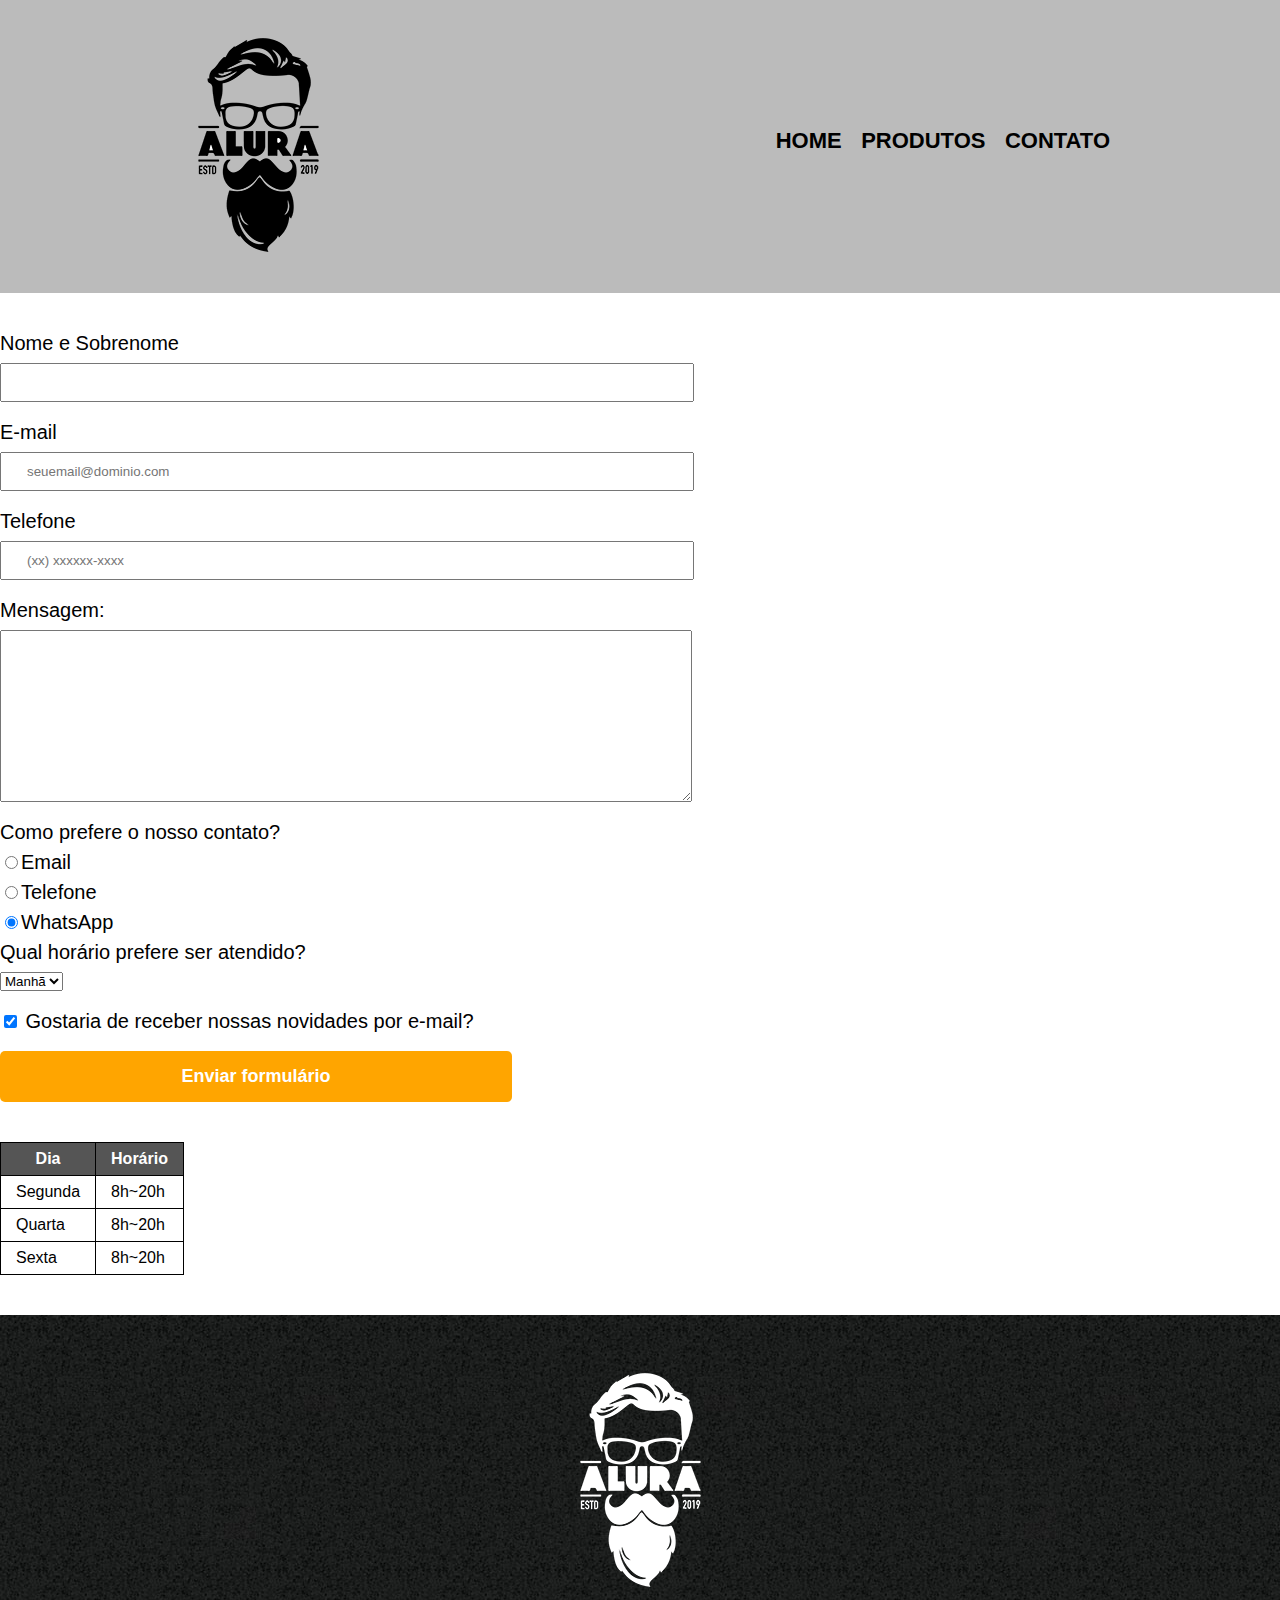
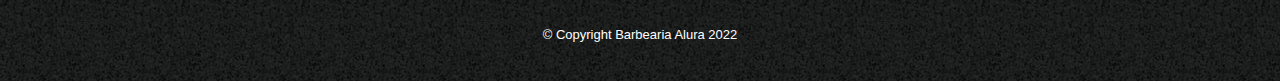
<file: Barbearia Alura/contact.html>
<!DOCTYPE html>
<html lang="pt-br">
    <head>
        <meta charset="UTF-8">
        <meta http-equiv="X-UA-Compatible" content="IE=edge">
        <meta name="viewport" content="width=device-width, initial-scale=1.0">
        <title>Contato - Barbearia Alura</title>
        <link rel="stylesheet" href="css/reset.css">
        <link rel="stylesheet" href="css/style.css">
    </head>

    <body>
        <header>
            <div class="box">
                <h1><img src="img/logo.png" alt="Logo da Barbearia Alura"></h1>

                <nav>
                    <ul>
                        <li><a href="index.html">Home</a></li>
                        <li><a href="products.html">Produtos</a></li>
                        <li><a href="contact.html">Contato</a></li>
                    </ul>
                </nav>
            </div>
            
        </header>

        <main class="contact">
            <form>
                <label for="nome-sobrenome">Nome e Sobrenome</label>
                <input type="text" id="nome-sobrenome" class="input-padrao" required>

                <label for="email">E-mail</label>
                <input type="email" id="email" class="input-padrao"required placeholder="seuemail@dominio.com">

                <label for="telefone">Telefone</label>
                <input type="tel" id="telefone" class="input-padrao"required placeholder="(xx) xxxxxx-xxxx">

                <label for="mensagem">Mensagem:</label>
                <textarea id="mensagem" cols="70" rows="10" class="input-padrao" required></textarea>

                <fieldset>
                    <legend>Como prefere o nosso contato?</legend>

                    <label for="radio-email"><input type="radio" name="contato" value="email" id="radio-email">Email</label>
                    

                    <label for="radio-telefone"><input type="radio" name="contato"  value="telefone" id="radio-telefone">Telefone</label>
                    

                    <label for="radio-whatsapp"><input type="radio" name="contato"  value="Whatsapp" id="radio-whatsapp" checked>WhatsApp</label>
                </fieldset>

                <fieldset>
                    <legend>Qual horário prefere ser atendido?</legend>
                    <select>
                        <option>Manhã</option>
                        <option>Tarde</option>
                        <option>Noite</option>
                    </select>
                </fieldset>
                
                <label class="checkbox"><input type="checkbox" checked> Gostaria de receber nossas novidades por e-mail?</label>

                <input type="submit" value="Enviar formulário" class="enviar">
            </form>

            <table>
                <thead>
                    <tr>
                        <th>Dia</th>
                        <th>Horário</th>
                    </tr>
                </thead>

                <tbody>
                    <tr>
                        <td>Segunda</td>
                        <td>8h~20h</td>
                    </tr>
                    <tr>
                        <td>Quarta</td>
                        <td>8h~20h</td>
                    </tr>
                    <tr>
                        <td>Sexta</td>
                        <td>8h~20h</td>
                    </tr>
                </tbody>
            </table>
        </main>

        <footer>
            <img src="img/logo-branco.png" alt="Logo da Barbearia Alura">
            <p class="copyright">&copy; Copyright Barbearia Alura 2022</p>
        </footer>
    </body>
</html>
</file>
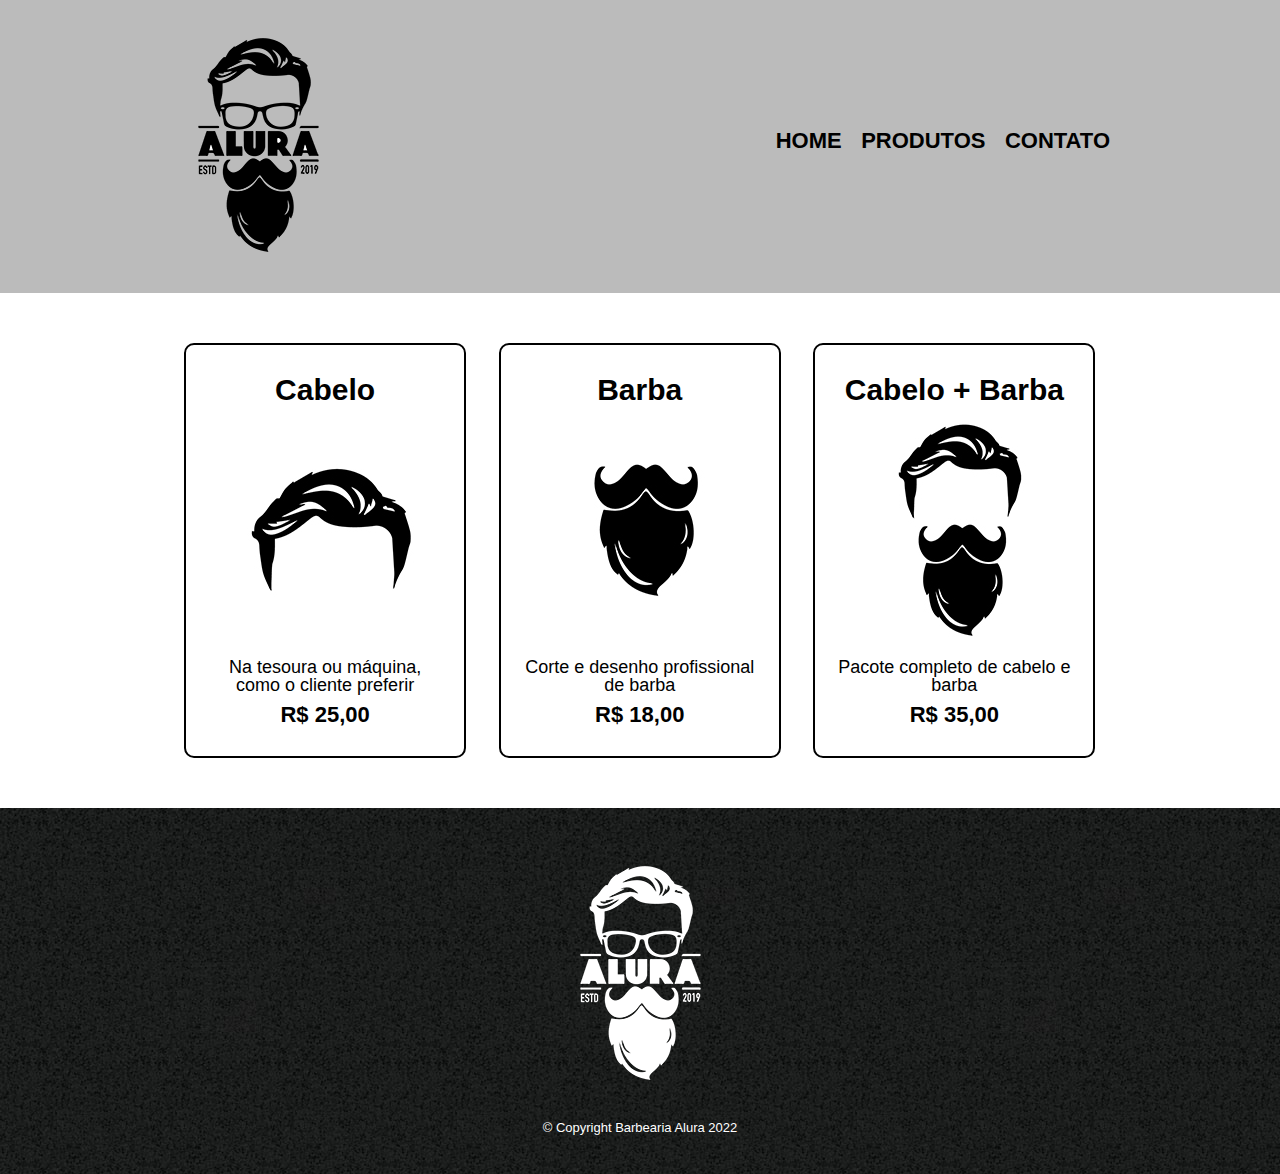
<file: Barbearia Alura/products.html>
<!DOCTYPE html>
<html lang="pt-br">
    <head>
        <meta charset="UTF-8">
        <meta http-equiv="X-UA-Compatible" content="IE=edge">
        <meta name="viewport" content="width=device-width, initial-scale=1.0">
        <title>Produtos - Barbearia Alura</title>
        <link rel="stylesheet" href="css/reset.css">
        <link rel="stylesheet" href="css/style.css">
    </head>

    <body>
        <header>
            <div class="box">
                <h1><img src="img/logo.png" alt=""></h1>

                <nav>
                    <ul>
                        <li><a href="index.html">Home</a></li>
                        <li><a href="products.html">Produtos</a></li>
                        <li><a href="contact.html">Contato</a></li>
                    </ul>
                </nav>
            </div>
            
        </header>

        <main>
            <ul class="products">
                <li>
                    <h2>Cabelo</h2>
                    <img src="img/cabelo.jpg" alt="">
                    <p class="description-product">Na tesoura ou máquina, como o cliente preferir</p>
                    <p class="price-product">R$ 25,00</p>
                </li>
                <li>
                    <h2>Barba</h2>
                    <img src="img/barba.jpg" alt="">
                    <p class="description-product">Corte e desenho profissional de barba</p>
                    <p class="price-product">R$ 18,00</p>
                </li>
                <li>
                    <h2>Cabelo + Barba</h2>
                    <img src="img/cabelo+barba.jpg" alt="">
                    <p class="description-product">Pacote completo de cabelo e barba</p>
                    <p class="price-product">R$ 35,00</p>
                </li>
            </ul>
        </main>

        <footer>
            <img src="img/logo-branco.png" alt="">
            <p class="copyright">&copy; Copyright Barbearia Alura 2022</p>
        </footer>
    </body>
</html>
</file>
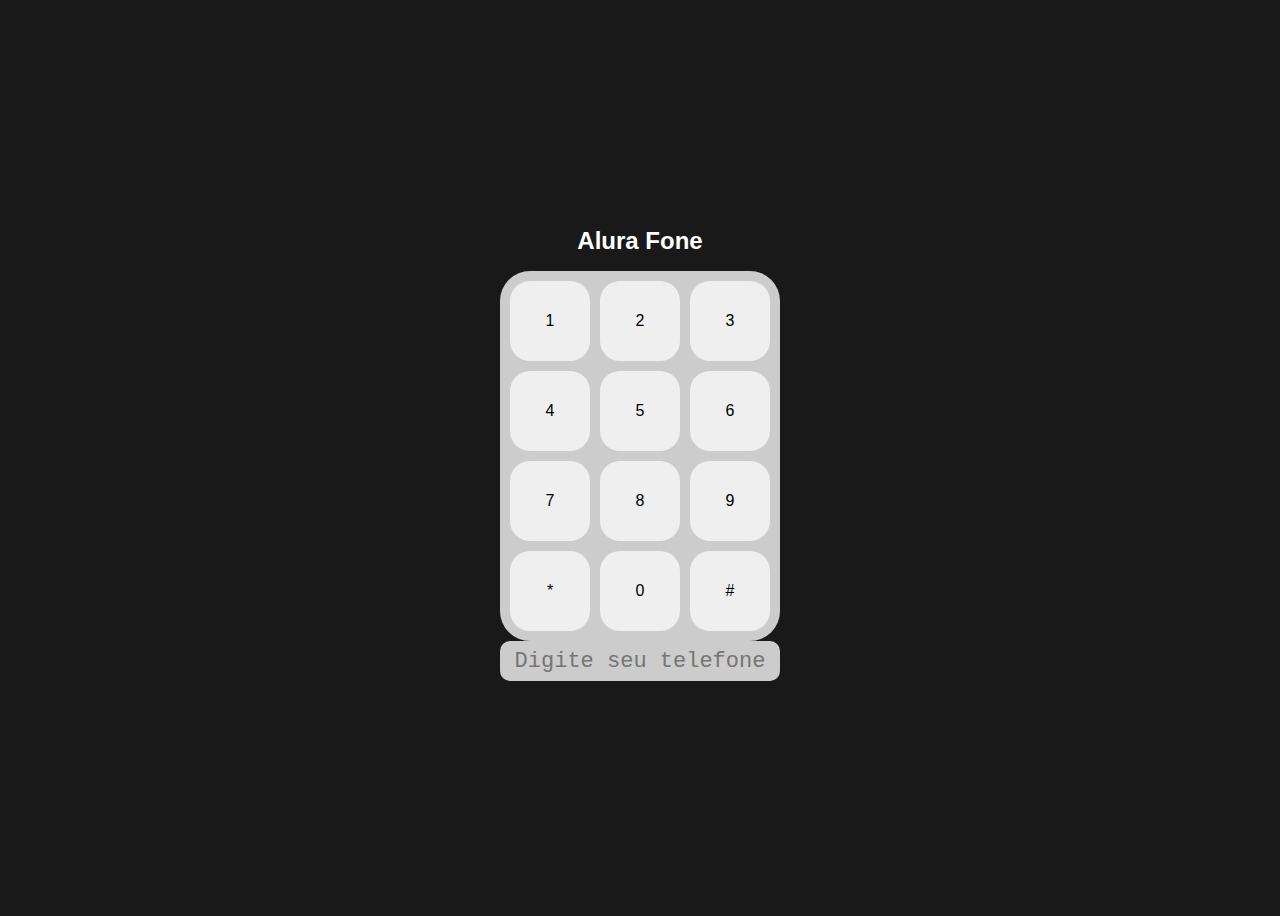
<file: Aluramidi/Desafios/Aula 01/desafio.html>
<!DOCTYPE html>
<html lang="pt-BR">
    <head>
        <meta charset="UTF-8">
        <meta http-equiv="X-UA-Compatible" content="IE=edge">
        <meta name="viewport" content="width=device-width, initial-scale=1.0">
        <title>Desafio</title>
        <link rel="stylesheet" href="desafio-estilo.css">
        <script src="main.js"></script>
    </head>
    <body>
        <h1> Alura Fone </h1>
        <section class="teclado">
            <input type="button" value="1">
            <input type="button" value="2">
            <input type="button" value="3">
            <input type="button" value="4">
            <input type="button" value="5">
            <input type="button" value="6">
            <input type="button" value="7">
            <input type="button" value="8">
            <input type="button" value="9">
            <input type="button" value="*">
            <input type="button" value="0">
            <input type="button" value="#">
        </section>
        <input type="tel" placeholder="Digite seu telefone">
    </body>
</html>
</file>
<file: arquitetura-css-assets/assets/css/cabecalho.css>
.cabecalho{
    align-items: center;
    background: #f9f9f9;
    display: flex;
}

@media screen and (min-width: 0){
    .cabecalho{
        justify-content: center;
        padding: 0 1rem;
    }
}

@media screen and (min-width: 768px){
    .cabecalho{
        justify-content: space-between;
        padding: 0 5rem;
    }
}
</file>
<file: arquitetura-css-assets/assets/css/logo.css>
@media screen and (min-width: 0){
    .logo{
        display: none;
    }
}

@media screen and (min-width: 768px){
    .logo{
        display: block;
    }
}
</file>
<file: arquitetura-css-assets/assets/css/menu/menu-item.css>
.menu__item{
    list-style: none;
}

.menu__item:last-child a{
    margin-right: 0;
}
</file>
<file: arquitetura-css-assets/assets/css/menu/menu-link.css>
.menu__link{
    color: #808080;
    margin-right: 1.25rem;
    text-decoration: none;
    text-transform: lowercase;
}

.menu__link.ativo{
    color: #333;
    font-weight: bold;
}

.menu__link:hover{
    text-decoration: underline;
}
</file>
<file: arquitetura-css-assets/assets/css/menu/menu-lista.css>
.menu__lista{
    display: flex;
}
</file>
<file: arquitetura-css-assets/assets/css/banner/banner.css>
.banner{
    position: relative;
}
</file>
<file: arquitetura-css-assets/assets/css/banner/banner-imagem.css>
.banner__imagem{
    background: url('../../img/banner.jpg') no-repeat center / cover;
    width: 100%;
}

@media screen and (min-width: 0){
    .banner__imagem{
        height: calc(100vh - 51px);
    }
}

@media screen and (min-width: 768px){
    .banner__imagem{
        height: calc(100vh - 72px);
    }
}
</file>
<file: arquitetura-css-assets/assets/css/banner/banner-titulo.css>
.banner__titulo{
   color: #fdfdfd;
   font-family: 'Pacifico', cursive;
   left: 50%;
   position: absolute;
   text-shadow: 0 4px 4px rgba(0, 0, 0, 0.75);
   top: 50%;
   text-align: center;
   transform: translate(-50%, -50%);
   width: 100%; 
}

@media screen and (min-width: 0){
   .banner__titulo{
       font-size: 3rem;
   }
}

@media screen and (min-width: 768px){
   .banner__titulo{
      font-size: 5.0625rem;
   }
}
</file>
<file: arquitetura-css-assets/assets/css/sobre/sobre.css>
.sobre{ 
    text-align: center;
}

@media screen and (min-width: 0){
    .sobre{
        padding: 2.5rem 1rem;
    }
}

@media screen and (min-width: 768px){
    .sobre{
        padding: 2.5rem;
    }
}
</file>
<file: arquitetura-css-assets/assets/css/sobre/sobre-titulo.css>
.sobre__titulo{
    color: #8d0606;
    font-family: 'Pacifico', cursive;
}

@media screen and (min-width: 0){
    .sobre__titulo{
        font-size: 2rem;
    }
}

@media screen and (min-width: 768px){
    .sobre__titulo{
        font-size: 3.18575rem;
    }
}
</file>
<file: arquitetura-css-assets/assets/css/sobre/sobre-descricao.css>
.sobre__descricao{
    color: #595959;
    font-weight: 100;
}

@media screen and (min-width: 0){
    .sobre__descricao{
        font-size: 1.3rem;
    }
}

@media screen and (min-width: 768px){
    .sobre__descricao{
        font-size: 1.75rem;
    }
}
</file>
<file: arquitetura-css-assets/assets/css/receitas.css>
.receitas{
    background: #e5e5e5;
    display: flex;
    flex-wrap: wrap;   
}

@media screen and (min-width: 0){
    .receitas{
        padding: 5rem 0 0 1rem;
    }
}

@media screen and (min-width: 768px){
   .receitas{
        padding: 5rem 0 0 2.5rem;
    }
}

@media screen and (min-width: 992px){
    .receitas{
        padding: 5rem 0 0 5rem;
    }
}
</file>
<file: arquitetura-css-assets/assets/css/receita/receita.css>
.receita{
    background: #fdfdfd;
    display: flex;
    flex-direction: column;
    margin-bottom: 5rem;
}

@media screen and (min-width: 0){
    .receita{
        margin-right: 1rem;
        width: 100%;
    }
}

@media screen and (min-width: 768px){
    .receita{
        margin-right: 2.5rem;
        width: calc(33.33% - 2.5rem);
    }
}

@media screen and (min-width: 992px){
    .receita{
        margin-right: 5rem;
        width: calc(25% - 5rem);
    }
}
</file>
<file: arquitetura-css-assets/assets/css/receita/receita-imagem.css>
.receita__imagem{
    height: 200px;
}
</file>
<file: arquitetura-css-assets/assets/css/receita/receita-titulo.css>
.receita__titulo{
    font-size: 1.4375rem;
}
</file>
<file: arquitetura-css-assets/assets/css/receita/receita-conteudo.css>
.receita__conteudo{
    padding: 1rem;
}
</file>
<file: arquitetura-css-assets/assets/css/receita/receita-descricao.css>
.receita__descricao{
    font-size: 1.1875rem;
    line-height: 1.5;
    text-align: justify;
}
</file>
<file: arquitetura-css-assets/assets/css/receita/receita-botao.css>
.receita__botao{
    background: #8d0606;
    border: none;
    border-radius: 5px;
    color: #fdfdfd;
    padding: 1rem;
    transition: 1s all ease-in-out;
}

.receita__botao:hover{
    background: #620404;
    cursor: pointer;
}
</file>
<file: arquitetura-css-assets/assets/css/pessoas.css>
.pessoas{
    display: flex;
    justify-content: space-around;
    padding-top: 3rem;
}

@media screen and (min-width: 0){
    .pessoas{
        flex-direction: column;
    }
}

@media screen and (min-width: 768px){
    .pessoas{
        flex-direction: row;
    }
}
</file>
<file: arquitetura-css-assets/assets/css/pessoa/pessoa.css>
.pessoa{
    display: flex;
    flex-direction: column;
}

@media screen and (min-width: 0){
    .pessoa{
        margin-bottom: 2rem;
    }
}

@media screen and (min-width: 768px){
    .pessoa{
        margin-bottom: 0;
    }
}
</file>
<file: arquitetura-css-assets/assets/css/pessoa/pessoa-imagem.css>
.pessoa__imagem{
    background-repeat: no-repeat;
    background-size: cover;
    background-position: center;
    border-radius: 100%;
    margin: 0 auto;
}

.pessoa__imagem--roberta{
    background-image: url('../../img/pessoas/roberta.jpg');

}

.pessoa__imagem--marcela{
    background-image: url('../../img/pessoas/marcela.jpg');
}

.pessoa__imagem--andreia{
    background-image: url('../../img/pessoas/andreia.jpg');
}

@media screen and (min-width: 0){
    .pessoa__imagem{
        height: 180px;
        width: 180px;
    }
}

@media screen and (min-width: 768px){
    .pessoa__imagem{
        height: 300px;
        width: 300px;
    }
}
</file>
<file: arquitetura-css-assets/assets/css/pessoa/pessoa-nome.css>
.pessoa__nome{
    color: #8d0606;
    font-family: 'Pacifico', cursive;
    font-size: 2rem;
    margin: 1rem 0;
}
</file>
<file: arquitetura-css-assets/assets/css/pessoa/pessoa-funcao.css>
.pessoa__funcao{
    color: #595959;
    font-size: 1.25rem;
    text-transform: lowercase;
}
</file>
<file: arquitetura-css-assets/assets/css/quemSomos/quemSomos.css>
.quem-somos{
    padding: 5rem;
    text-align: center;
}
</file>
<file: arquitetura-css-assets/assets/css/quemSomos/quemSomos-titulo.css>
.quem-somos__titulo{
    color: #8d0606;
    font-family: 'Pacifico', cursive;
    font-size: 3.1875rem;
    margin-bottom: 1rem;
}
</file>
<file: arquitetura-css-assets/assets/css/quemSomos/quemSomos-descricao.css>
.quem-somos__descricao{
    color: #595959;
    font-size: 1.75rem;
    font-weight: 100;   
}
</file>
<file: arquitetura-css-assets/assets/css/rodape.css>
.rodape{
    background: #bfbfbf;
    color: #fdfdfd;
    text-align: right;
    padding: 1.5625rem 5rem;
    text-transform: lowercase;
}
</file>
<file: Barbearia Alura/css/style.css>
body{
    font-family: 'Montserrat', sans-serif;
}

header{
    background: #BBBBBB;
    padding: 20px 0;
}

.box{
    position: relative;
    width: 940px;
    margin: 0 auto;
}

nav{
    position: absolute;
    top: 110px;
    right: 0;
}

nav li{
    display: inline;
    margin: 0 0 0 15px;
}

nav a{
    text-transform: uppercase;
    color: #000000;
    font-weight: bold;
    font-size: 22px;
    text-decoration: none;
}

nav a:hover{
    color: #C78C19;
    text-decoration: underline;
}

.products{
    width: 940px;
    margin: 0 auto;
    padding: 50px 0;
}

.products li{
    display: inline-block;
    text-align: center;
    width: 30%;
    vertical-align: top;
    margin: 0 1.5%;
    padding: 30px 20px;
    box-sizing: border-box;
    border: 2px solid #000000;
    border-radius: 10px;
}

.products li:hover{
    border-color: #C78C19;
}

.products li:active{
    border-color: #088c19;
}

.products li:hover h2{
    font-size: 34px;
}

.products h2{
    font-size: 30px;
    font-weight: bold;
}

.description-product{
    font-size: 18px;
}
.price-product{
    font-size: 22px;
    font-weight: bold;
    margin: 10px 0 0;
}

footer{
    text-align: center;
    background: url("../img/bg.jpg");
    padding: 40px 0;
}

.copyright{
    color: #ffffff;
    font-size: 13px;
    margin: 20px 0 0;
}

form{
    margin: 40px 0;
}

form label, form legend{
    display: block;
    font-size: 20px;
    margin: 0 0 10px;
}

.input-padrao{
    display: block;
    margin: 0 0 20px;
    padding: 10px 25px;
    width: 50%;
}

.checkbox{
    margin: 20px 0;
}

.enviar{
    width: 40%;
    padding: 15px 0;
    background: orange;
    color: white;
    font-weight: bold;
    font-size: 18px;
    border: none;
    border-radius: 5px;
    transition: 1s all;
    cursor: pointer;
}

.enviar:hover{
    background: darkorange;
    transform: scale(1.2);
}

table{
    margin: 20px 0 40px;
}

thead{
    background: #555555;
    color: white;
    font-weight: bold;
}

td, th{
    border: 1px solid black;
    padding: 8px 15px;
}

/* css da página inicial */

.banner{
    width: 100%;
}

.titulo-principal{
    text-align: center;
    font-size: 2em;
    margin: 0 0 1em;
    /* Limpa o float. */
    clear: left;
    color: rgba(0, 0, 0, 0.9);
}

.principal{
    padding: 3em 0;
    background: #fefefe;
    width: 940px;
    margin: 0 auto;
}

.principal p{
    margin: 0 0 1em;
}

.principal strong{
    font-weight: bold;
}

.principal em{
    font-style: italic;
}

.utensilios{
    width: 150px;
    /* Deixa o elemento flutuante com os outros elementos passando por em volta dele, mas não ocupando a área abaixo dele. 
    Alternativa correta! Tanto o float:left quanto o float: right servem para que o elemento se destaque na tela, deixe de ocupar o espaço em que estava, para que os outros elementos possam se posicionar ao redor dele.
    */
    float: left;
    margin: 0 20px 20px 0;
}

.map{
    padding: 3em 0;
    background: linear-gradient(#fefefe, #888888);
}

.map-content{
    width: 940px;
    margin: 0 auto;
}

.map p{
    margin: 0 0 2em;
    text-align: center;
}

.beneficios{
    padding: 3em 0;
    background: #888888;
}

.conteudo-beneficios{
    width: 640px;
    margin: 0 auto;
}

.lista-beneficios{
    width: 40%;
    display: inline-block;
    vertical-align: top;
}

.itens{
    line-height: 1.5;
}
.itens:before{
    content: "★";
}

/* Dessa maneira, o primeiro item estará em negrito ao carregarmos o navegador. Dessa maneira criamos, via CSS, uma marcação. Além do first-child, temos a opção last-child que marcará o último item da lista. Isso é interessante, porque não precisaremos mais saber quantos itens existem na lista para passar configurações precisas, essa caracaterística é muito útil em manipulação de tabelas, por exemplo.
Por fim, temos a possibilidade de selecionar qualquer elemento da lista por via do nth-child(), que receberá o número que quisermos, como por exemplo 4, que se refere ao quarto elemento da lista. Podemos ainda utilizar valores como 2n com o nth-child(), o que quer dizer marcamos todos os elementos pares da lista, isto é, o segundo, quarto e sexto elemento da lista ficam em negrito. */

.itens:first-child{
    font-weight: bold;
}

.imagem-beneficios{
    width: 60%;
    opacity: 0.7;
    transition: 400ms;
    box-shadow: 10px 10px 30px 2px #000, -10px -10px 30px #f8f8f8;
}

.imagem-beneficios:hover{
    opacity: 1;
}

.video{
    width: 560px;
    margin: 2em auto;
}

@media screen and (max-width: 480px){
    .box, .principal, .conteudo-beneficios, .map-content, .video, .products{
        width: auto;
    }

    h1{
        text-align: center;
    }

    nav{
        position: static;
    }

    .lista-beneficios, .imagem-beneficios{
        width: 100%;
        margin: 20px auto;
    }

    .products li{
        display: block;
        width: 90%;
        margin: 10px auto;
    }

    .contact{
        margin: 0 auto 0 10px;
    }

    .enviar{
        font-size: 15px;
    }
}
</file>
<file: Estudos  Aleatórios/style.css>
.button {
	display: inline-block;
	border-radius: 3px;
	padding: 7px 12px;
	border: 1px solid #D5D5D5;
	background-image: linear-gradient(#EEE, #DDD);
	font: 700 13px/18px Helvetica, arial;
}
.button--state-success {
	color: #FFF;
	background: #569E3D linear-gradient(#79D858, #569E3D) repeat-x;
	border-color: #4A993E;
}
.button--state-danger {
	color: #900;
}
</file>
<file: posicione-elementos-com-flexbox/css/style.css>
body {
	background-color: #F2F5F7;
	font-family: 'Open Sans',Arial,sans-serif;
}

.container {
	width: 94%;
	margin: 0 auto;
}

.cabecalhoPrincipal {
	background-color: #FFF;
	padding: 20px 0;
}

.cabecalhoPrincipal-titulo {
	font-weight: bold;
	font-size: 2em;
	margin-bottom: 20px;
}

.cabecalhoPrincipal-titulo a {
	text-decoration: none;
	color: inherit;
}

.cabecalhoPrincipal-nav-link {
	padding: 10px;
	margin-bottom: 10px;
	color: #9799A6;
	background-color: #FFF;
	text-decoration: none;
	transition: .5s;
	display: block;

	border-bottom: 1px solid #9799A6;
}

.conteudoPrincipal {
	margin-top: 20px;
	margin-bottom: 20px;
}

.subtitulo {
	font-weight: bold;
	font-size: 32px;
	margin-bottom: 10px;
	text-align: center;
}

.conteudoPrincipal-cursos-link {
	height: 100px;
	background-color: #FFF;
	text-align: center;
	margin: 1%;
	transition: .3s;
	box-shadow: 2px 2px 2px #CCC;
	position: relative;
}

.conteudoPrincipal-cursos-link a {
	text-decoration: none;
	color: #000;
	font-weight: bold;
	display: block;
	width: 100%;
	height: 100%;
	position: absolute;
	top: 0;
	left: 0;
}

.conteudoPrincipal-cursos-link:hover {
	box-shadow: 4px 4px 4px #CCC;
}

.conteudoPrincipal-cursos-link a:before {
	content: '';
	display: block;
	width: 50px;
	height: 50px;
	margin: 10px auto;
}

.conteudoPrincipal-cursos-link:nth-child(even) a:before {
	background: url(../img/background1.svg) no-repeat;	
}

.conteudoPrincipal-cursos-link:nth-child(odd) a:before {
	background: url(../img/background2.svg) no-repeat;
}


.rodapePrincipal {
	background-color: #324C64;
	padding-top: 20px;
}

.rodapePrincipal .subtitulo {
	color: #FFF;
}

.rodapePrincipal-navMap-link {
	text-decoration: none;
	color: #FFF;
	margin-top: 10px;
}

.rodapePrincipal-navMap-link {
	font-size: .9em;
}

.navmap-list-title {
	font-weight: 700;
	font-size: 1.3em;
	margin: .9em 0;
	padding-left: .3em;
	padding-top: .2em;
	padding-bottom: .2em;
}

.navmap-list-title + .rodapePrincipal-navMap-link {
	margin-top: 0;
}

.navmap-list-title-bancoDeDados { color: #EC6E5A; border-left: 4px solid #EC6E5A; }
.navmap-list-title-framework { color: #AD85BF; border-left: 4px solid #AD85BF; }
.navmap-list-title-frontend { color: #5EC6F3; border-left: 4px solid #5EC6F3; }
.navmap-list-title-backend { color: #25D285; border-left: 4px solid #25D285; }

.rodapePrincipal-patrocinadores {
	margin-top: 30px;
	background: #F2F5F7;
	padding: 20px 0;
}

.rodapePrincipal-contatoForm {
	margin-top: 20px;
	text-align: center;
}

.rodapePrincipal-contatoForm label[for=email-contato] {
	font-weight: bold;
	font-size: 14px;
	color: #000;
	margin-bottom: 5px;
	display: block;
}

.rodapePrincipal-contatoForm-emailInput {
	border-top-left-radius: 5px;
	border-bottom-left-radius: 5px;
	padding: 10px;
}

.rodapePrincipal-contatoForm-submit {
	border-top-right-radius: 5px;
	border-bottom-right-radius: 5px;
	background-color: #4DBA7A;
	color: #FFF;
	cursor: pointer;
	
}

.rodapePrincipal-contatoForm-submit,
.rodapePrincipal-contatoForm-emailInput {
	outline: 0;
	border: 1px solid #4DBA7A;
	box-sizing: border-box;
	font-size: 16px;
}

.videoSobre {
	background-color: #5E9EDC;
	padding: 25px 0;

}

.videoSobre-video {
	max-width: 100%;
}

.videoSobre .container {
	color: #FFF;
}

.videoSobre-sobre-title {
	font-size: 1.2em;
	font-weight: bolder;
}

.videoSobre-sobre {
	font-size: 1.3em;
	line-height: 2;
}

.videoSobre-button {
	border-radius: 8px;
	background-color: #ec6e5a;
	display: block;
	color: #FFF;
	border: none;
	height: 50px;
	font-size: .8em;
	outline: none;
}

.rodapePrincipal-contatoForm-legend {
	margin-bottom: 10px;
}

@media(min-width: 769px) {

	.container {
		width: 85%;	
	}

	.subtitulo {
		text-align: left;
	}

	.cabecalhoPrincipal-nav-link {
		border-radius: 5px;
		border: 1px solid #9799A6;
	}

	.cabecalhoPrincipal-nav-link:hover {
		color: #FFF;
		background-color: #9799A6;
	}

	.cabecalhoPrincipal-titulo {
		margin: 0;
	}

	.cabecalhoPrincipal-nav {
		width: auto;
	}

	.cabecalhoPrincipal-nav-link {
		width: auto;
		margin: 0 0 0 10px;
	}

	.rodapePrincipal-contatoForm {
		margin-top: 0;
		text-align: left;
	}

	.conteudoPrincipal-cursos-link:nth-child(3n) {
		margin-right: 0;
	}

	.conteudoPrincipal-cursos-link:nth-child(3n+1) {
		margin-left: 0;
	}

}

@media(min-width: 1000px) {
	.conteudoPrincipal-cursos-link {
		margin: 1.333%;
	}

	.conteudoPrincipal-cursos-link:nth-child(3n) {
		margin-right: 1.33%;
	}

	.conteudoPrincipal-cursos-link:nth-child(3n+1) {
		margin-left: 1.333%;
	}

	.conteudoPrincipal-cursos-link:nth-child(4n) {
		margin-right: 0;
	}

	.conteudoPrincipal-cursos-link:nth-child(4n+1) {
		margin-left: 0;
	}

	.videoSobre-sobre {
		margin-left: 1.5em;
	}

}
</file>
<file: posicione-elementos-com-flexbox/css/flexbox.css>
.cabecalhoPrincipal .container{
    align-items: center;
    display: flex;
    justify-content: space-between;
}

.cabecalhoPrincipal-nav{
    display: flex;
}

.rodapePrincipal-patrocinadores .container{
    display: flex;
    justify-content: space-between;
}

.rodapePrincipal-patrocinadores-list{
    align-items: center;
    display: flex;
    justify-content: space-around;
    margin-right: 5%;
    width: 70%;
}

.rodapePrincipal-contatoForm{
    width: 25%;
}

.rodapePrincipal-contatoForm-fieldset{
    display: flex;
}

.rodapePrincipal-navMap-list{
    display: flex;
    flex-flow: column wrap;
    /* flex-direction: column;
    flex-wrap: wrap; */
    height: 260px;
}

.conteudoPrincipal-cursos{
    display: flex;
    flex-wrap: wrap;
}

.conteudoPrincipal-cursos-link{
    margin: 1%;
    width: 23%;
}

.conteudoPrincipal-cursos-link:nth-child(4n){
    margin-right: 0; 
}

.conteudoPrincipal-cursos-link:nth-child(4n+1){
    margin-left: 0; 
}

.videoSobre .container{
    display: flex;
}

.videoSobre-sobre{
    display: flex;
    text-align: center;
    flex-direction: column;
    flex-grow: 2;
}

.videoSobre-sobre-list{
    flex-grow: 1;
}

.videoSobre-video{
    flex-grow: 1;
    flex-shrink: 2;
}

/* Mobile */

@media (max-width: 768px){
    .cabecalhoPrincipal-nav{
       flex-direction: column;
    }

    .cabecalhoPrincipal .container{
        align-items: initial;
        flex-direction: column;
        text-align: center;
    }

    .conteudoPrincipal-cursos{
        flex-direction: column;
    }

    .conteudoPrincipal-cursos-link{
        width: 100%;
    }

    .rodapePrincipal-navMap-list{
        height: auto;
    }

    .rodapePrincipal-patrocinadores .container{
        align-items: center;
        flex-direction: column;
    }

    .rodapePrincipal-patrocinadores-list{
        margin: 0;
        width: 100%;
    }

    .rodapePrincipal-contatoForm{
        width: 100%;
    }

    .rodapePrincipal-contatoForm-fieldset{
        justify-content: center;
    }

    .cabecalhoPrincipal-nav-link-app{
        order: -1;
    }

    .videoSobre .container{
        flex-direction: column;
        align-items: center;
    }
}
</file>
<file: Aluramidi/Projeto da aula/css/estilos.css>
:root {
  --cinza: #aaa;
  --vermelha: #e93d50;
  --vermelha-escura: #af303f;
  --branca: #fff;
  --luz: rgb(229, 255, 0);
}

body {
  align-items: center;
  background: linear-gradient(45deg, #a7cfdf 0%,#23538a 100%);
  display: flex;
  justify-content: center;
  flex-direction: column;
  font-family: 'Montserrat', sans-serif;
  min-height: 100vh;
}

h1 {
  color: var(--branca);
  margin-bottom: 20px;
  font-size: 2rem;
}

.teclado {
  background: linear-gradient(to bottom, #eeeeee 0%,#cccccc 100%);
  box-shadow: 6px 8px 0 6px #666, 10px 10px 10px #000;
  border-radius: 30px;
  display: grid;
  gap: 10px;
  grid-template-columns: repeat(3, 1fr);
  padding: 10px;
}

.tecla {
  background-color: var(--branca);
  border-radius: 30px;
  box-shadow: 3px 3px 0 var(--cinza);
  color: var(--vermelha);
  cursor: pointer;
  height: 120px;
  font-size: 1.75em;
  font-weight: bold;
  line-height: 120px;
  text-align: center;
  width: 120px;
}

.tecla.ativa,
.tecla:active {
  background-color: var(--vermelha);
  border: 4px solid  var(--vermelha);
  box-shadow: 3px 3px 0 var(--vermelha-escura) inset;
  color: var(--branca);
  outline: none;
}

.tecla.focus,
.tecla:focus {
  outline: none;
  box-shadow: 1px 1px 10px var(--luz);
}

.tecla.active:focus,
.tecla:active:focus {
  box-shadow: 3px 3px 0 var(--vermelha-escura) inset, 1px 1px 10px var(--luz);
}
</file>
<file: Projeto Inicial Grid Layout/alura-store/assets/css/style.css>
.app {
    background: #f1f1f1;
    display: grid;  
    font-family: Arial, Helvetica, sans-serif;
    grid-template-areas: 
        "cabecalho"
        "conteudo"
        "rodape";
    grid-template-columns: auto;
    grid-template-rows: 50px auto auto;
}

.cabecalho {
    align-items: center;
    display: flex;
    grid-area: cabecalho;
    padding: 0 2rem;
}
 
.conteudo {
    grid-area: conteudo;
    padding: 0 2rem;
}

.rodape {
    background: #fdfdfd;
    color: #333;
    font-size: 0.8rem;
    grid-area: rodape;
    padding: 1rem;
    text-align: center;
}
</file>
<file: Projeto Inicial Grid Layout/alura-store/assets/css/destaques.css>
.destaques{
    display: grid;
    grid-gap: 0.2rem;
    grid-template-columns: 25% 25% 25% 25%;
    grid-template-rows: 33.33% 33.33% 33.33%;
    height: calc(100vh - 50px);
}

.destaques__titulo{
    background: rgba(0, 0, 0, 0.5);
    color: #fdfdfdfd;
    padding: 0.6rem;
    text-align: center;
    width: 100%;
}

.caixa{
    align-items: flex-end;
    display: flex;
    justify-content: center;
}

.destaques__principal{
    background: url(../img/fortnite.jpg) center / cover no-repeat;
    grid-row: 1 / 3;
}

.destaques__secundario:nth-child(2){
    background: url(../img/pubg.jpg) center / cover no-repeat;
}

.destaques__secundario:nth-child(3){
    background: url(../img/slack.png) center / cover no-repeat;
}

.destaques__secundario:nth-child(4){
    background: url(../img/whatsapp.png) center / cover no-repeat;
}

.destaques__secundario:nth-child(5){
    background: url(../img/cs-go.jpg) center / cover no-repeat;
}

.destaques__categorias{
    grid-row: 3 / 3;
}

.destaques__categorias___lista{
    display: flex;
    flex-wrap: wrap;
    height: 100%;
    justify-content: space-between;
}

.destaques__categorias___item{
    align-items: center;
    background: #fdfdfd;
    border-left: 5px solid transparent;
    color: #333;
    display: flex;
    padding: 1rem;
    width: 50%;
}

.destaques__categorias___link{
    color: inherit;
}
</file>
<file: Projeto Inicial Grid Layout/alura-store/assets/css/populares.css>
.populares{
    padding: 3rem 0;
}

.populares__cabecalho{
    border-bottom: 1px solid #dcdcdc;
    display: flex;
    justify-content: space-between;
}

.populares__titulo{
    font-weight: 500;
}

.populares__icone{
    margin-right: 0.25rem;
}

.populares__botao{
    background: transparent;
    border: none;
    color: #333333;
}

.populares__conteudo{
    display: flex;
    flex-wrap: wrap;
    grid-area: conteudo;
    padding: 1rem 0;
}

.populares__card{
    background: #fdfdfd;
    display: grid;
    grid-template-areas: 
    "card-imagem"
    "card-corpo";
    grid-template-columns: 100%;
}

.populares__card:last-child{
    margin-right: 0;
}

.populares__card___imagem{
    grid-area: card-imagem;
    height: 100%;
    width: 100%;
}

.populares__card___corpo{
    display: grid;
    grid-area: card-corpo;
    grid-row-gap: 0.5rem;
    grid-template-areas: 
    "card-cabecalho"
    "card-conteudo";
    grid-template-rows: 50px auto;
    padding: 0.75rem;
}

.populares__card___titulo{
    color: #333;
    font-size: 1.5rem;
}

.populares__card___data{
    color: #808080;
    font-size: 0.9rem;
}

.populares__card___descricao{
    color: #333;
    line-height: 1.5;
    margin: 1rem 0;
    text-align: justify;
}
</file>
<file: Projeto Inicial Grid Layout/alura-store/assets/css/menu.css>
.menu__link{
    color: #333;
    padding: 0.5rem 1rem;
}

.menu__link:hover, .menu__link.ativo{
    border-bottom: 2px solid #0073e6;
}
</file>
<file: Projeto Inicial Grid Layout/alura-store/assets/css/responsivo.css>
@media screen and (min-width: 0){
    .destaques__principal, .destaques__categorias{
        grid-column: 1 / 5;
    }
    .destaques__secundario:nth-child(2), .destaques__secundario:nth-child(3), .destaques__secundario:nth-child(4), .destaques__secundario:nth-child(5){
        display: none;
        grid-column: none;
        grid-row: none;
    }
    
    .populares__conteudo{
        flex-direction: column;
    }
    .populares__card{
        grid-template-rows: 150px auto;
        margin-bottom: 3rem;
        margin-right: 0;
        width: 100%;
    }
}

@media screen and (min-width: 768px){
    .destaques__principal {
        grid-column: 1 / 4;
    }
    .destaques__secundario:nth-child(2), .destaques__secundario:nth-child(3), .destaques__secundario:nth-child(4), .destaques__secundario:nth-child(5){
        display: flex;
    }
    .destaques__secundario:nth-child(2){
        grid-column: 4 / 4;
        grid-row: 1 / 1;
    }
    .destaques__secundario:nth-child(3){
        grid-column: 4 / 4;
        grid-row: 2 / 2;
    }
    .destaques__secundario:nth-child(4){
        grid-column: 4 / 4;
        grid-row: 3 / 3;
    }
    .destaques__secundario:nth-child(5){
        grid-column: 3 / 3;
        grid-row: 3 / 3;
    }
    .destaques__categorias{
        grid-column: 1 / 3;
    }

    .populares__conteudo{
        flex-direction: row;
        flex-wrap: wrap;
    }
    .populares__card{
        grid-template-rows: 173px auto;
        margin-right: 1rem;
        width: calc(50% - 1rem);
    }
}

@media screen and (min-width: 992px){
    .populares__card{
        width: calc(33.33% - 1rem);
    }
}

@media screen and (min-width: 1200px){
    .populares__card{
        margin-bottom: 0;
        width: calc(20% - 1rem);
    }
}
</file>
<file: Aluramidi/Desafios/Aula 01/desafio-estilo.css>
* {
    box-sizing: border-box;
  }
  
  body {
    display: flex;
    justify-content: center;
    align-items: center;
    flex-direction: column;
    background-color: #191919;
    min-height: 100vh;
  }
  
  input {
    border: none;
    color: inherit;
    font-size: inherit;
    font-weight: inherit;
    font-family: inherit;
  }
  
  h1 {
    font-family: 'Montserrat', sans-serif;
    font-size: 24px;
    color: #fff;
  }
  
  .teclado {
    display: grid;
    grid-template-columns: repeat(3, 1fr);
    gap: 10px; 
    background-color: #cccccc;
    border-radius: 30px;
    padding: 10px;
  }
  
  input[type=button] {
    border-radius: 20px;
    cursor: pointer;
    font-family: 'Montserrat', sans-serif;
    height: 80px;
    width: 80px;
  }
  
  input[type=tel] {
    background-color: #cccccc;
    border-radius: 10px;
    font-family: monospace;
    font-size: 22px;
    height: 40px;
    margin-bottom: 24px;
    padding: 10px;
    text-align: center;
    width: 280px;
  }
</file>
